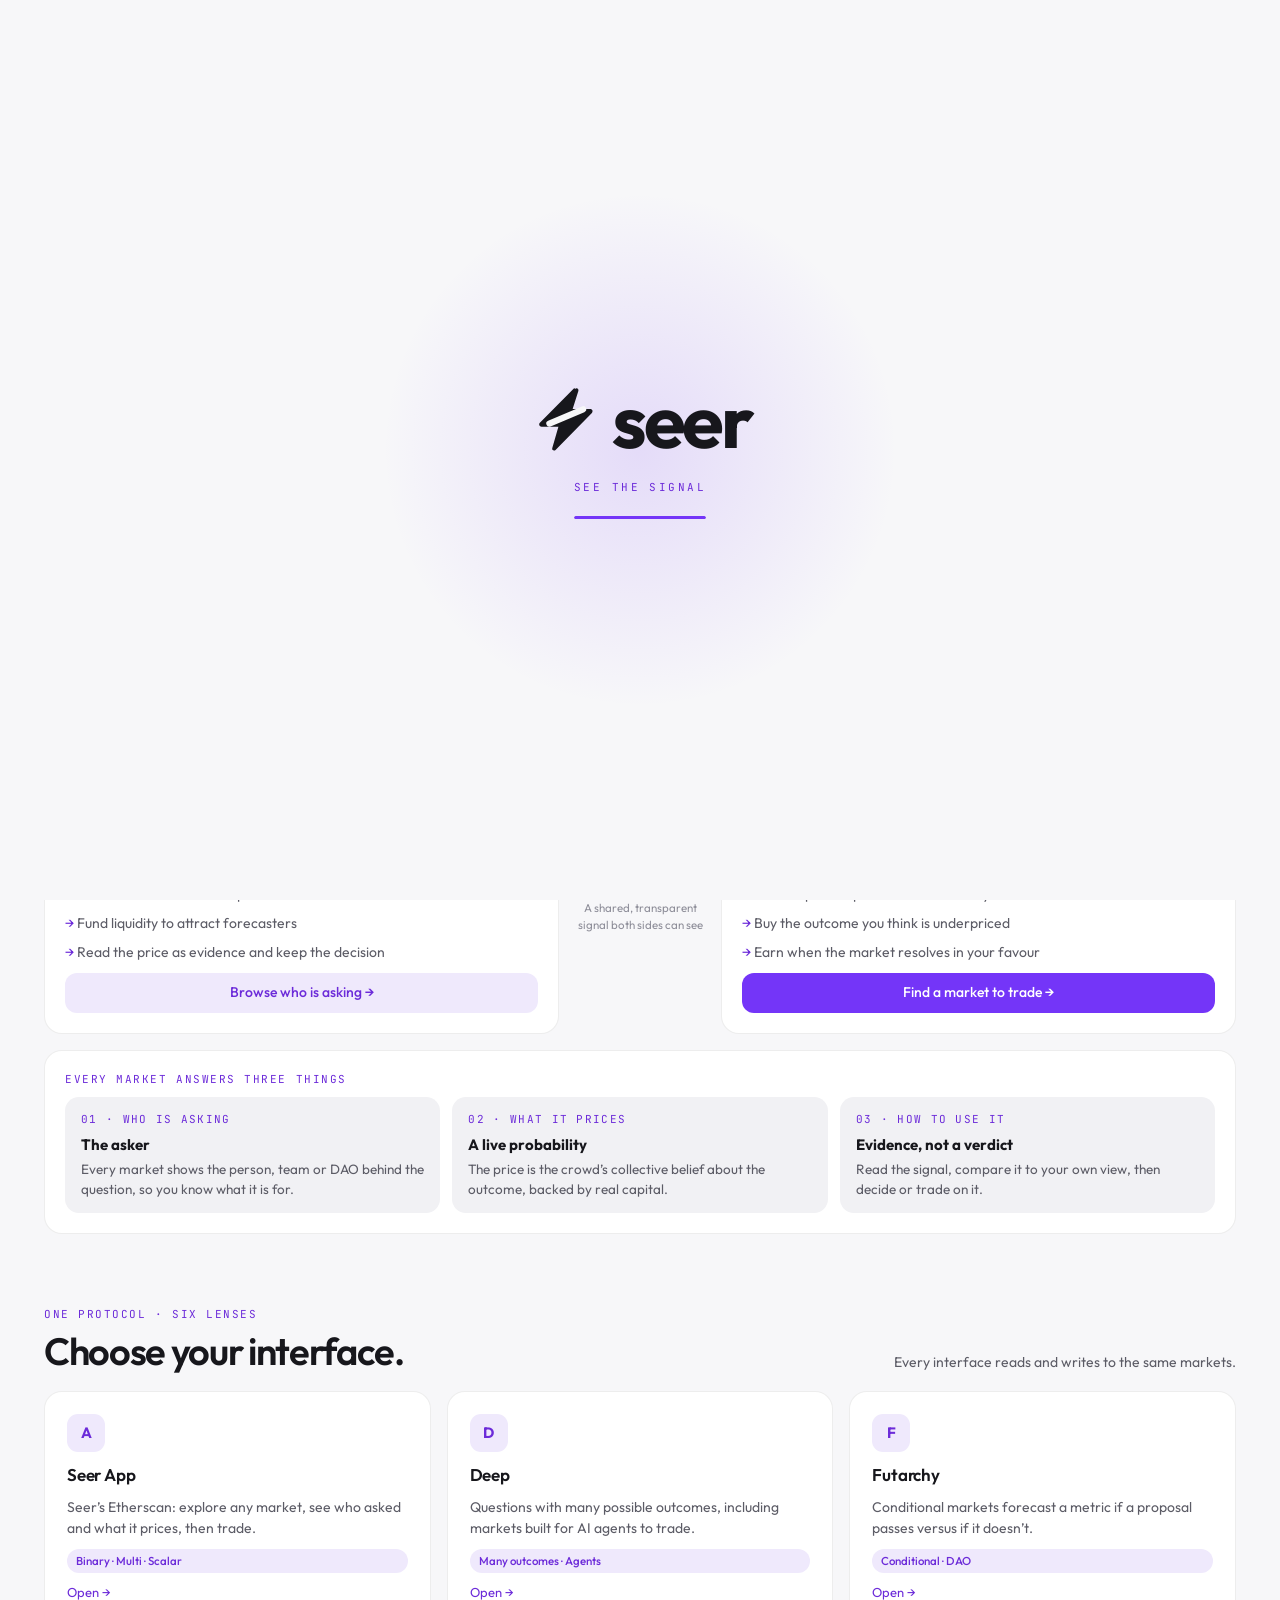
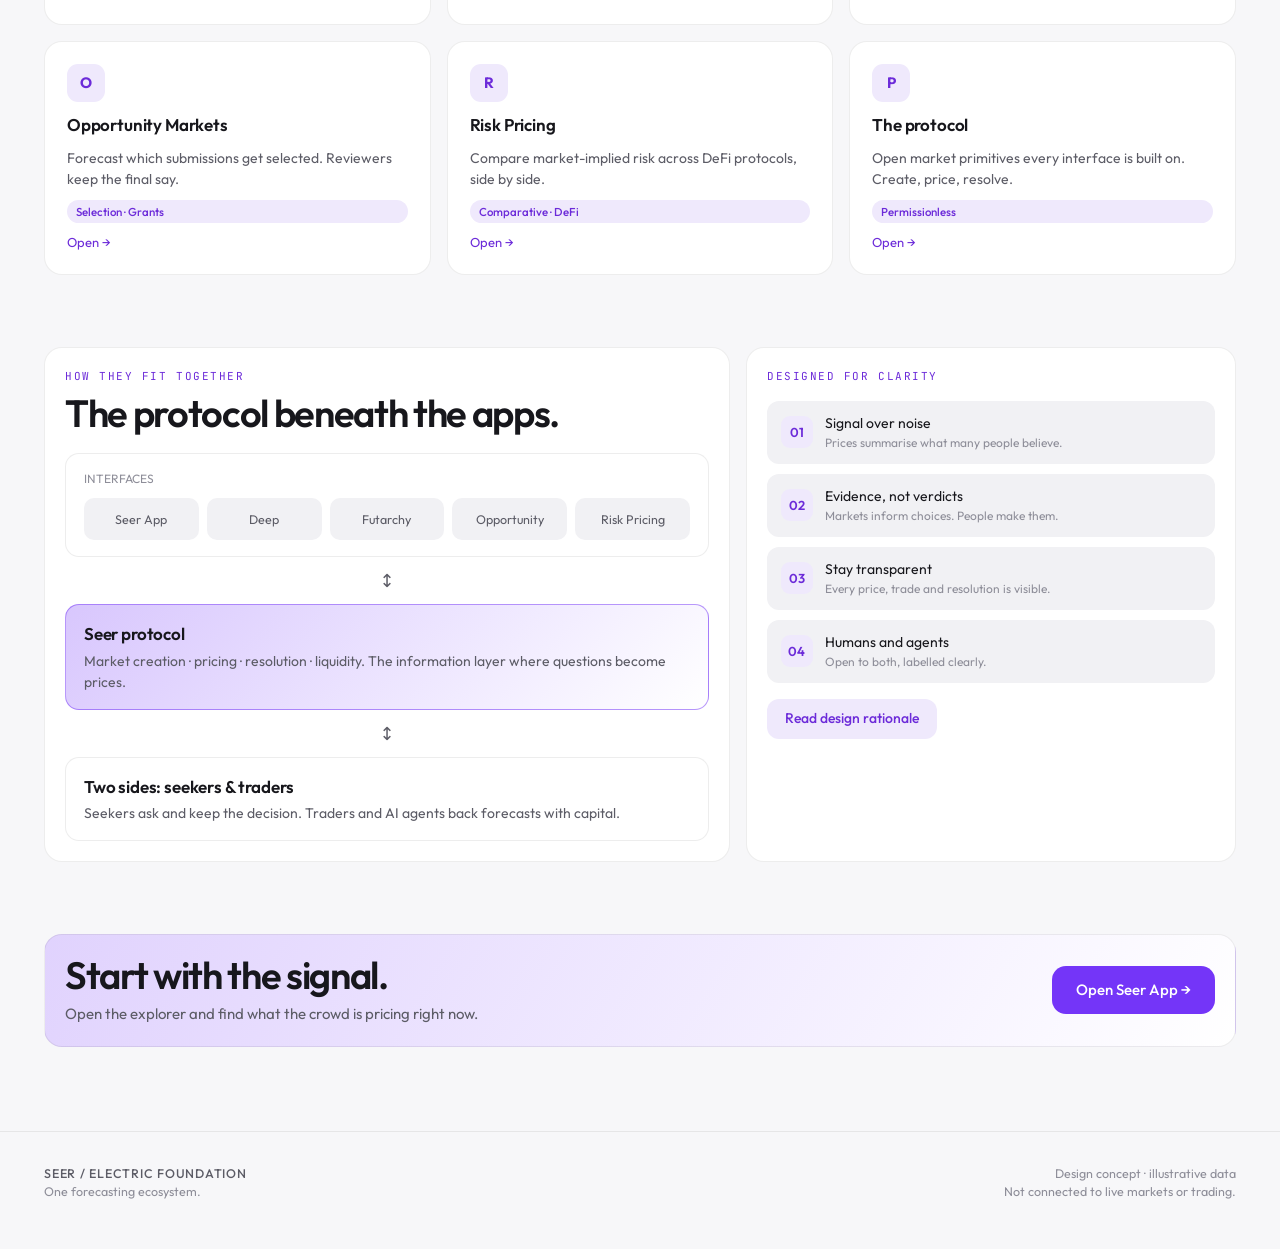
<file: index.html>
<!doctype html>
<html lang="en">
<head>
<meta charset="utf-8">
<meta name="viewport" content="width=device-width, initial-scale=1">
<title>Seer — See the signal</title>
<meta name="description" content="Seer is an Information Finance protocol: a two-sided marketplace where people who need answers meet traders who put capital behind forecasts.">
<link rel="stylesheet" href="styles.css">
<script src="shared.js"></script>
</head>
<body>
<main>
  <section class="hero glow">
    <div class="wrap grid" style="grid-template-columns:1.2fr 1fr;align-items:center;gap:40px" id="heroGrid">
      <div>
        <div class="eyebrow">Seer · Information Finance protocol</div>
        <h1 style="margin-top:18px">See the signal.<br><span class="accent">Shape what<br>comes next.</span></h1>
        <p class="lead">Seer turns questions into prices. People who need answers ask; traders put capital behind what they believe; everyone can read the signal.</p>
        <div class="hero-actions">
          <a class="btn btn-primary btn-lg" href="app.html">Explore markets →</a>
          <a class="btn btn-ghost btn-lg" href="#interfaces">View six interfaces</a>
        </div>
        <p class="muted" style="margin-top:18px;font-size:13px">Information Finance: one protocol, six interfaces for how people use it.</p>
      </div>
      <div class="orb" aria-hidden="true">
        <div class="ring r3"></div><div class="ring r2"></div><div class="ring r1"></div><div class="core"></div>
        <span class="lab" style="top:14px;left:16px">COLLECTIVE NETWORK</span>
        <span class="lab" style="top:14px;right:16px">LIVE CONSENSUS</span>
        <span class="lab" style="bottom:14px;left:16px">06 INTERFACES</span>
        <span class="lab" style="bottom:14px;right:16px">ONE PROTOCOL</span>
      </div>
    </div>
  </section>

  <section id="marketplace">
    <div class="wrap">
      <div class="section-head"><div><div class="eyebrow">Information Finance · A two-sided marketplace</div><h2 style="margin-top:8px">Answers on one side. Capital on the other.</h2></div>
        <span class="t2" style="font-size:14px;max-width:360px">The price in the middle is the product: a live, tradable answer.</span></div>
      <div class="sides">
        <div class="card side">
          <div class="role"><div class="ic">?</div><div><div class="eyebrow">Information seekers</div><h3>Ask a question</h3></div></div>
          <p class="t2" style="font-size:14px">DAOs, teams, researchers and individuals who need an answer to make a decision.</p>
          <ul><li>Create a market for the question that matters</li><li>Fund liquidity to attract forecasters</li><li>Read the price as evidence and keep the decision</li></ul>
          <a class="btn btn-secondary" href="app.html">Browse who is asking →</a>
        </div>
        <div class="mid" aria-hidden="true"><span class="pill">Market price</span><small>A shared, transparent signal both sides can see</small></div>
        <div class="card side">
          <div class="role"><div class="ic">$</div><div><div class="eyebrow">Traders &amp; agents</div><h3>Back a forecast</h3></div></div>
          <p class="t2" style="font-size:14px">People and AI agents who put capital behind what they believe, for a potential profit.</p>
          <ul><li>Find mispriced questions across every interface</li><li>Buy the outcome you think is underpriced</li><li>Earn when the market resolves in your favour</li></ul>
          <a class="btn btn-primary" href="app.html">Find a market to trade →</a>
        </div>
      </div>
      <div class="card" style="margin-top:16px">
        <div class="eyebrow" style="margin-bottom:10px">Every market answers three things</div>
        <div id="homeSignal"></div>
      </div>
    </div>
  </section>

  <section id="interfaces">
    <div class="wrap">
      <div class="section-head"><div><div class="eyebrow">One protocol · Six lenses</div><h2 style="margin-top:8px">Choose your interface.</h2></div>
        <span class="t2" style="font-size:14px">Every interface reads and writes to the same markets.</span></div>
      <div class="grid g3" id="tiles"></div>
    </div>
  </section>

  <section>
    <div class="wrap split">
      <div class="card">
        <div class="eyebrow">How they fit together</div>
        <h2 style="margin:8px 0 18px">The protocol beneath the apps.</h2>
        <div class="stack-diagram">
          <div class="layer"><div class="muted" style="font-size:12px;margin-bottom:10px" class="mono">INTERFACES</div>
            <div class="layer-apps"><a href="app.html">Seer App</a><a href="deep.html">Deep</a><a href="futarchy.html">Futarchy</a><a href="opportunity.html">Opportunity</a><a href="risk.html">Risk Pricing</a></div></div>
          <div class="center t2" style="text-align:center;font-size:18px">↕</div>
          <div class="layer base"><h3>Seer protocol</h3><p class="t2" style="font-size:14px;margin-top:4px">Market creation · pricing · resolution · liquidity. The information layer where questions become prices.</p></div>
          <div class="center t2" style="text-align:center;font-size:18px">↕</div>
          <div class="layer"><h3>Two sides: seekers &amp; traders</h3><p class="t2" style="font-size:14px;margin-top:4px">Seekers ask and keep the decision. Traders and AI agents back forecasts with capital.</p></div>
        </div>
      </div>
      <div class="card">
        <div class="eyebrow">Designed for clarity</div>
        <div class="list" style="margin-top:16px">
          <div class="item"><div class="ic">01</div><div class="tx">Signal over noise<small>Prices summarise what many people believe.</small></div></div>
          <div class="item"><div class="ic">02</div><div class="tx">Evidence, not verdicts<small>Markets inform choices. People make them.</small></div></div>
          <div class="item"><div class="ic">03</div><div class="tx">Stay transparent<small>Every price, trade and resolution is visible.</small></div></div>
          <div class="item"><div class="ic">04</div><div class="tx">Humans and agents<small>Open to both, labelled clearly.</small></div></div>
        </div>
        <a class="btn btn-secondary" style="margin-top:16px" href="rationale.html">Read design rationale</a>
      </div>
    </div>
  </section>

  <section>
    <div class="wrap">
      <div class="card" style="display:flex;gap:24px;align-items:center;justify-content:space-between;flex-wrap:wrap;background:linear-gradient(120deg,color-mix(in srgb,var(--primary) 22%,var(--card)),var(--card))">
        <div><h2>Start with the signal.</h2><p class="t2" style="margin-top:6px">Open the explorer and find what the crowd is pricing right now.</p></div>
        <a class="btn btn-primary btn-lg" href="app.html">Open Seer App →</a>
      </div>
    </div>
  </section>
</main>
<script>
mountShell('index.html');
signalStrip($('#homeSignal'), {
  who:['The asker','Every market shows the person, team or DAO behind the question, so you know what it is for.'],
  prices:['A live probability','The price is the crowd’s collective belief about the outcome, backed by real capital.'],
  use:['Evidence, not a verdict','Read the signal, compare it to your own view, then decide or trade on it.']
});
const tiles = [
  ['A','Seer App','Seer’s Etherscan: explore any market, see who asked and what it prices, then trade.','Binary · Multi · Scalar','app.html'],
  ['D','Deep','Questions with many possible outcomes, including markets built for AI agents to trade.','Many outcomes · Agents','deep.html'],
  ['F','Futarchy','Conditional markets forecast a metric if a proposal passes versus if it doesn’t.','Conditional · DAO','futarchy.html'],
  ['O','Opportunity Markets','Forecast which submissions get selected. Reviewers keep the final say.','Selection · Grants','opportunity.html'],
  ['R','Risk Pricing','Compare market-implied risk across DeFi protocols, side by side.','Comparative · DeFi','risk.html'],
  ['P','The protocol','Open market primitives every interface is built on. Create, price, resolve.','Permissionless','rationale.html']
];
$('#tiles').innerHTML = tiles.map(t => `<a class="tile" href="${t[4]}"><div class="ic">${t[0]}</div><h3>${t[1]}</h3><p>${t[2]}</p><span class="badge">${t[3]}</span><span class="go">Open →</span></a>`).join('');
if (innerWidth < 900) $('#heroGrid').style.gridTemplateColumns = '1fr';
</script>
</body>
</html>
</file>
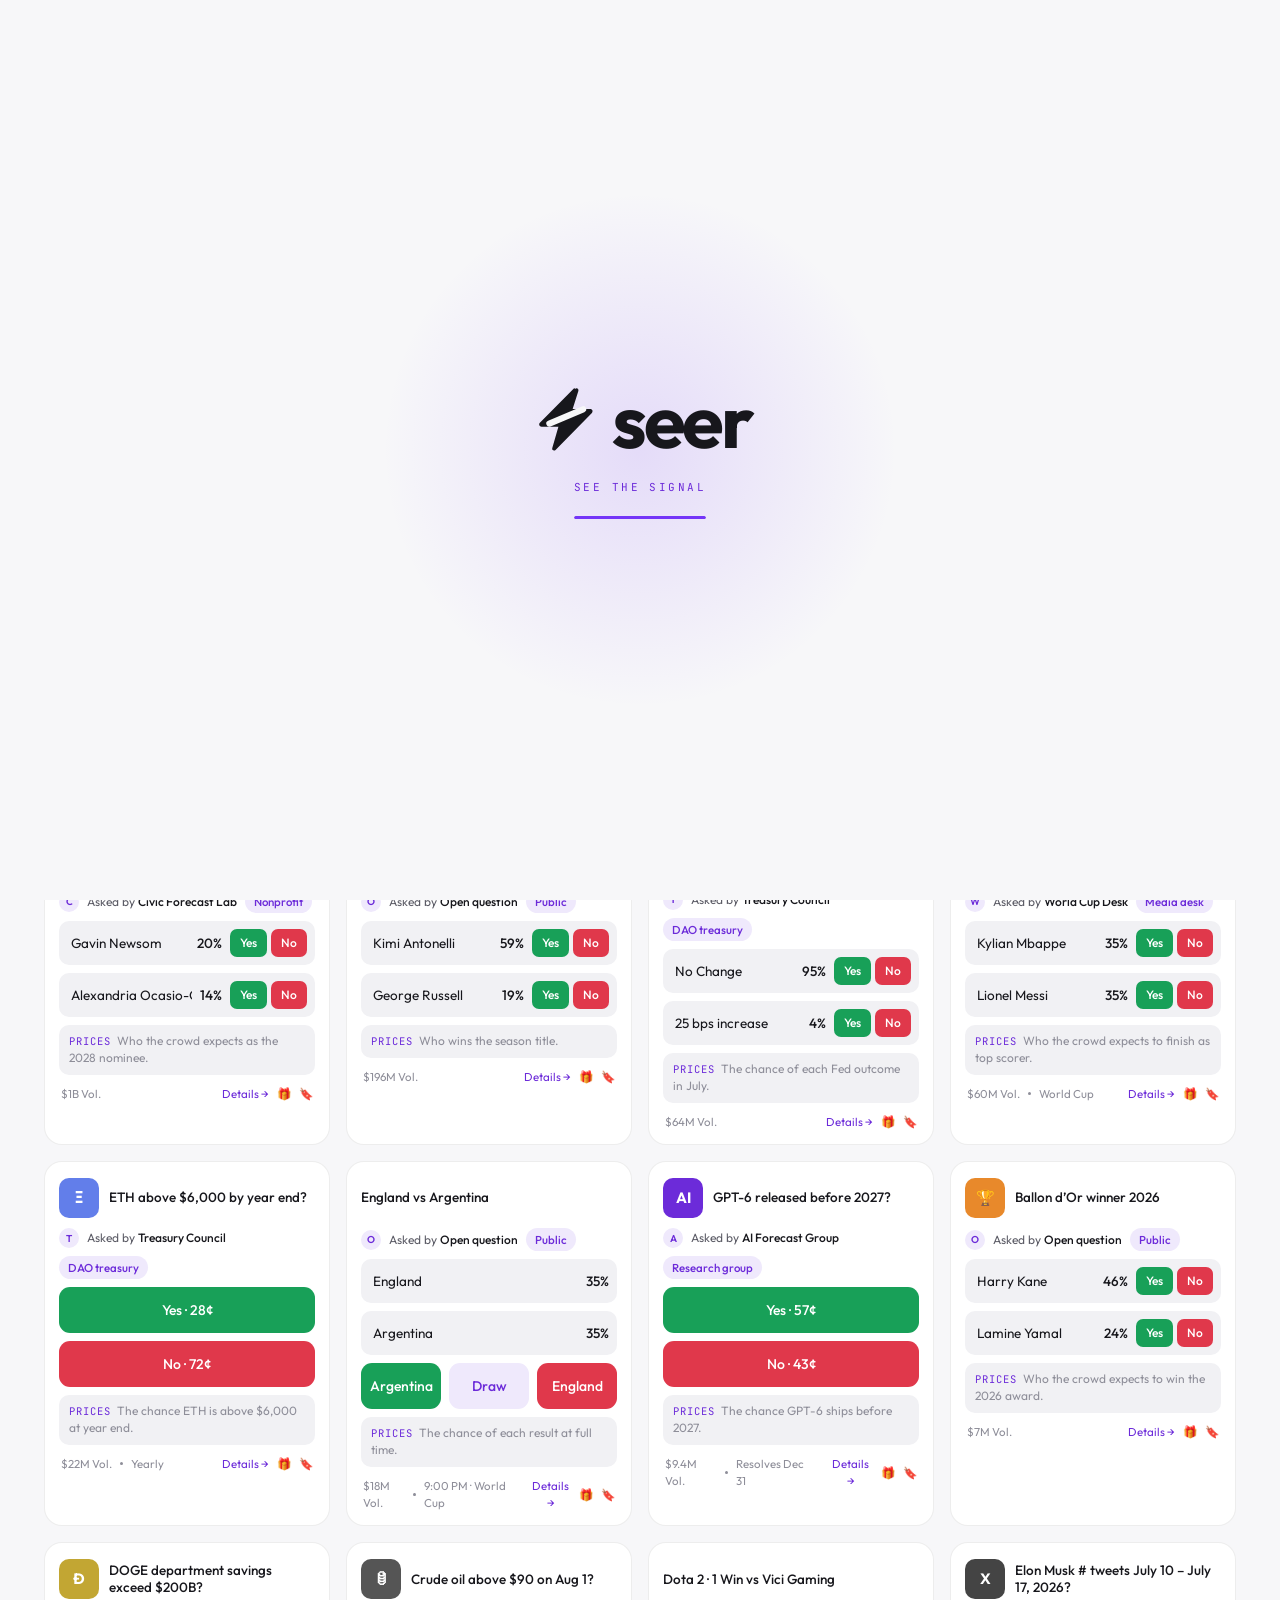
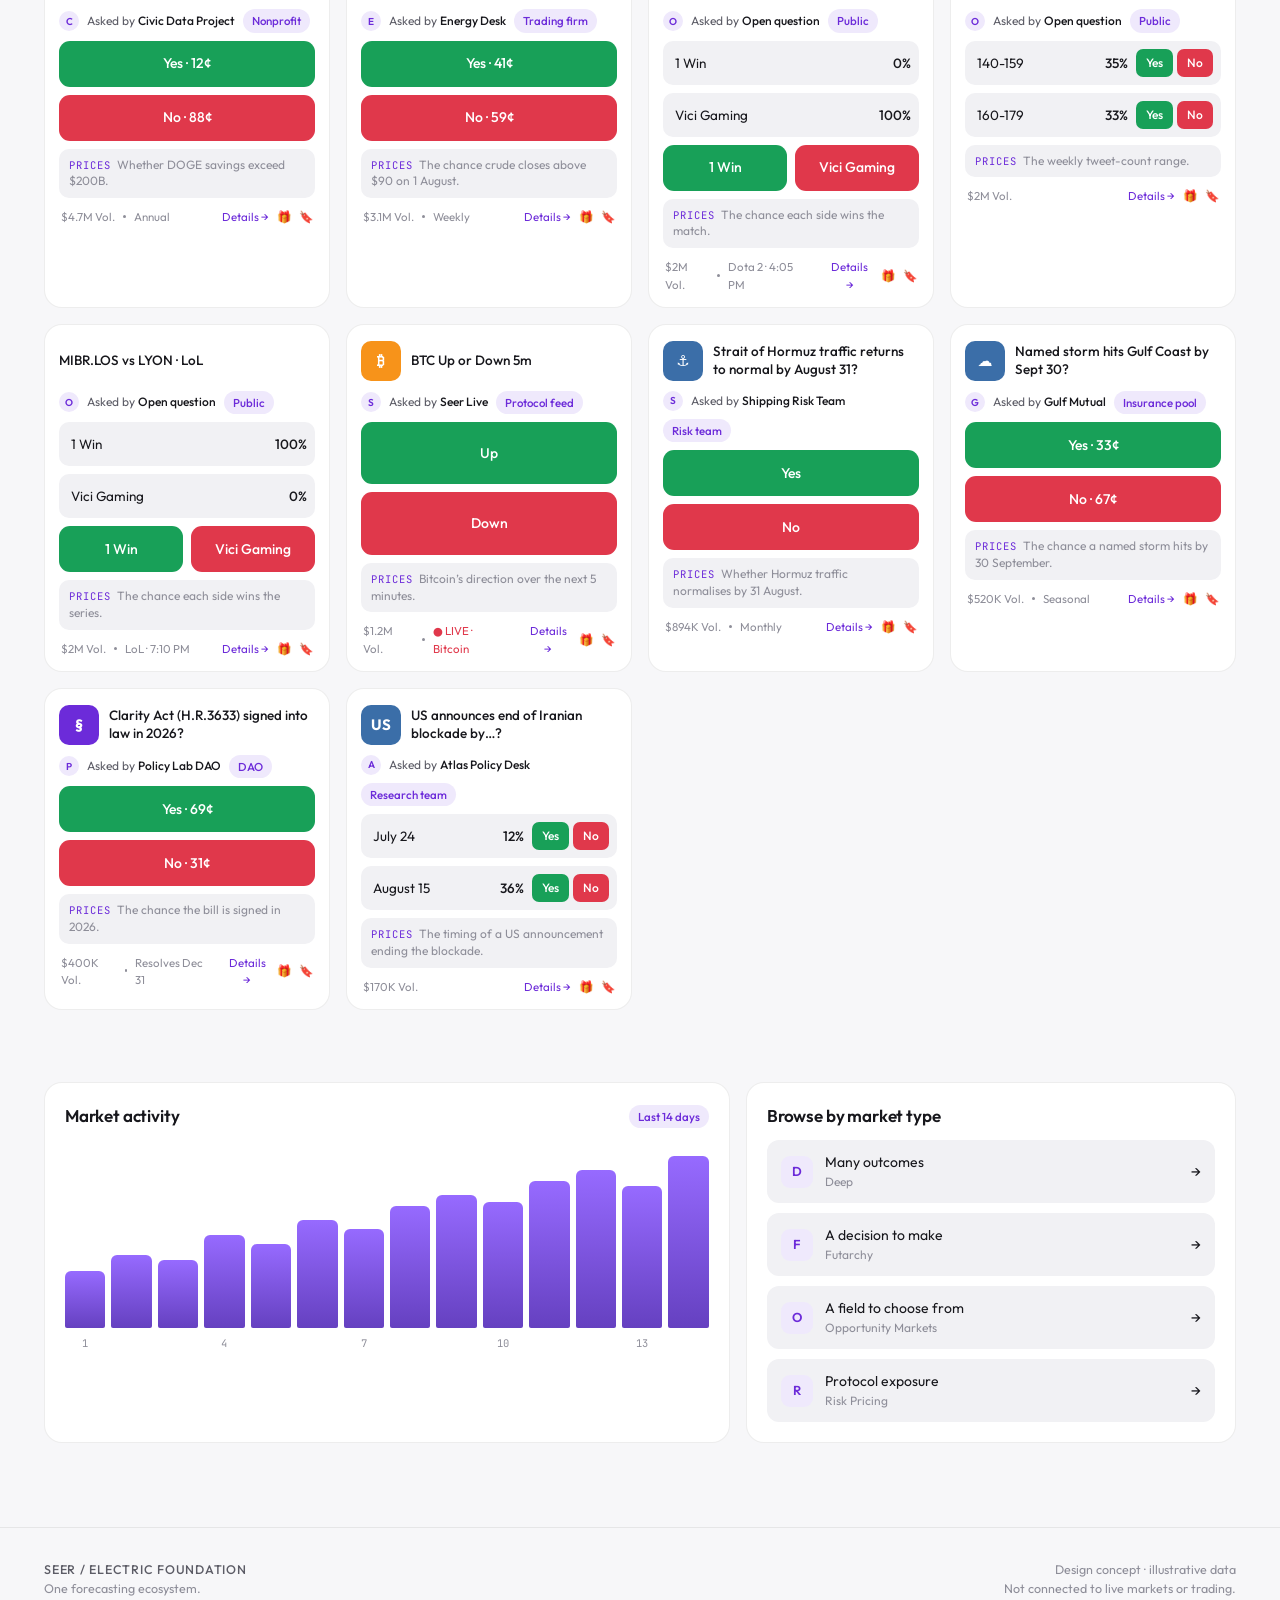
<file: app.html>
<!doctype html>
<html lang="en">
<head>
<meta charset="utf-8">
<meta name="viewport" content="width=device-width, initial-scale=1">
<title>Seer App — Explore markets</title>
<link rel="stylesheet" href="styles.css">
<script src="shared.js"></script>
</head>
<body>
<main>
  <section class="glow" style="padding-bottom:8px">
    <div class="wrap">
      <div class="eyebrow" style="margin-top:20px">Seer App · The explorer for every Seer market</div>
      <h1 style="font-size:clamp(34px,5vw,56px);margin:10px 0 8px">Find your next signal.</h1>
      <p class="lead" style="font-size:16px">Discover, understand and trade across every market type and interface. For each one, see who is asking, what the price means and how to use it.</p>
      <div class="grid g4 keep2" style="margin-top:24px">
        <div class="card stat"><div class="k">Open markets</div><div class="v">1,284</div><div class="d">Across all interfaces</div></div>
        <div class="card stat"><div class="k">24h volume</div><div class="v">$2.84M</div><div class="d up">▲ 8.2% vs yesterday</div></div>
        <div class="card stat"><div class="k">Active traders</div><div class="v">8,492</div><div class="d">Humans + agents</div></div>
        <div class="card stat"><div class="k">Resolving soon</div><div class="v">36</div><div class="d">Next 24 hours</div></div>
      </div>
    </div>
  </section>

  <section style="padding-top:20px;padding-bottom:0">
    <div class="wrap">
      <div class="card"><div class="eyebrow" style="margin-bottom:10px">How to read any market</div><div id="appSignal"></div>
        <div class="howto" style="margin-top:12px"><span><b>Need an answer?</b> Ask a question and fund liquidity.</span><span style="flex:1"></span><span><b>Have a view?</b> Trade the outcome you think is mispriced.</span></div></div>
    </div>
  </section>

  <section style="padding-top:20px">
    <div class="wrap">
      <div style="display:flex;gap:12px;flex-wrap:wrap;align-items:center;margin-bottom:14px">
        <label class="search"><svg width="18" height="18" viewBox="0 0 24 24" fill="none" stroke="currentColor" stroke-width="2" stroke-linecap="round"><circle cx="11" cy="11" r="7"/><path d="m20 20-3.5-3.5"/></svg>
          <input id="q" type="search" placeholder="Search question, asker or market ID…" aria-label="Search by question, asker or market ID"></label>
        <select id="sort" class="btn btn-ghost" aria-label="Sort" style="appearance:none;padding-right:18px;outline:0">
          <option value="vol">Sort: Volume</option><option value="new">Sort: Newest</option><option value="end">Sort: Ending soon</option></select>
        <select id="type" class="btn btn-ghost" aria-label="Market type" style="appearance:none;padding-right:18px;outline:0">
          <option value="">All market types</option><option>Binary</option><option>Multi-outcome</option><option>Live</option><option>Match</option></select>
        <button class="btn btn-primary" onclick="toast('Ask a question: design placeholder')">Ask a question +</button>
      </div>
      <div class="tabs" id="tabs" role="tablist"></div>
      <div class="markets" id="grid" style="margin-top:18px"></div>
      <p id="empty" class="muted" style="display:none;text-align:center;padding:60px 0">No markets match. Try an asker name or a market ID.</p>
    </div>
  </section>

  <section>
    <div class="wrap split">
      <div class="card">
        <div class="section-head" style="margin-bottom:10px"><h3>Market activity</h3><span class="badge">Last 14 days</span></div>
        <div class="hist" id="act"></div><div class="hist-x" id="actx"></div>
      </div>
      <div class="card">
        <h3 style="margin-bottom:12px">Browse by market type</h3>
        <div class="list">
          <a class="item" href="deep.html"><div class="ic">D</div><div class="tx">Many outcomes<small>Deep</small></div>→</a>
          <a class="item" href="futarchy.html"><div class="ic">F</div><div class="tx">A decision to make<small>Futarchy</small></div>→</a>
          <a class="item" href="opportunity.html"><div class="ic">O</div><div class="tx">A field to choose from<small>Opportunity Markets</small></div>→</a>
          <a class="item" href="risk.html"><div class="ic">R</div><div class="tx">Protocol exposure<small>Risk Pricing</small></div>→</a>
        </div>
      </div>
    </div>
  </section>
</main>
<script>
mountShell('app.html');
const cats = ['All','Elections','Politics','Business','Science','Crypto','Pop Culture','Sports','DOGE','Weather','MLB ASG','AI','Crude Oil','NBA Offseason'];
const C = ['#3b6ea8','#c0392b','#e8892b','#2a9d8f','#6c2bd9','#d6336c','#1f8f4e','#444'];
/* t: question, c: category, v: volume (M), kind, rows */
const M = [
 {q:'US announces end of Iranian blockade by…?',c:'Politics',v:.17,k:'rows',i:'US',col:C[0],rows:[['July 24',12],['August 15',36]],foot:''},
 {q:'England vs Argentina',c:'Sports',v:18,k:'three',rows:[['England',35],['Argentina',35]],foot:'9:00 PM · World Cup',live:0},
 {q:'BTC Up or Down 5m',c:'Crypto',v:1.2,k:'updown',i:'₿',col:'#f7931a',foot:'LIVE · Bitcoin',live:1},
 {q:'World Cup: Golden Boot winner',c:'Sports',v:60,k:'rows',i:'⚽',col:C[3],rows:[['Kylian Mbappe',35],['Lionel Messi',35]],foot:'World Cup'},
 {q:'Fed Decision in July?',c:'Business',v:64,k:'rows',i:'$',col:C[1],rows:[['No Change',95],['25 bps increase',4]],foot:''},
 {q:'Ballon d’Or winner 2026',c:'Sports',v:7,k:'rows',i:'🏆',col:C[2],rows:[['Harry Kane',46],['Lamine Yamal',24]],foot:''},
 {q:'Dota 2 · 1 Win vs Vici Gaming',c:'Sports',v:2,k:'duel',rows:[['1 Win',0],['Vici Gaming',100]],foot:'Dota 2 · 4:05 PM'},
 {q:'Strait of Hormuz traffic returns to normal by August 31?',c:'Politics',v:.894,k:'yn',i:'⚓',col:C[0],foot:'Monthly'},
 {q:'F1 Drivers’ Champion',c:'Sports',v:196,k:'rows',i:'F1',col:'#e10600',rows:[['Kimi Antonelli',59],['George Russell',19]],foot:''},
 {q:'Elon Musk # tweets July 10 – July 17, 2026?',c:'Pop Culture',v:2,k:'rows',i:'X',col:C[7],rows:[['140-159',35],['160-179',33]],foot:''},
 {q:'Democratic Presidential Nominee 2028',c:'Elections',v:1000,k:'rows',i:'🫏',col:'#1f4fbf',rows:[['Gavin Newsom',20],['Alexandria Ocasio-Cortez',14]],foot:''},
 {q:'MIBR.LOS vs LYON · LoL',c:'Sports',v:2,k:'duel',rows:[['1 Win',100],['Vici Gaming',0]],foot:'LoL · 7:10 PM'},
 {q:'Clarity Act (H.R.3633) signed into law in 2026?',c:'Politics',v:.4,k:'yn',i:'§',col:C[4],foot:'Resolves Dec 31',p:69},
 {q:'Crude oil above $90 on Aug 1?',c:'Crude Oil',v:3.1,k:'yn',i:'🛢',col:'#555',foot:'Weekly',p:41},
 {q:'GPT-6 released before 2027?',c:'AI',v:9.4,k:'yn',i:'AI',col:C[4],foot:'Resolves Dec 31',p:57},
 {q:'Named storm hits Gulf Coast by Sept 30?',c:'Weather',v:.52,k:'yn',i:'☁',col:C[0],foot:'Seasonal',p:33},
 {q:'ETH above $6,000 by year end?',c:'Crypto',v:22,k:'yn',i:'Ξ',col:'#627eea',foot:'Yearly',p:28},
 {q:'DOGE department savings exceed $200B?',c:'DOGE',v:4.7,k:'yn',i:'Ð',col:'#c2a633',foot:'Annual',p:12}
];
/* asker, asker type, what it prices, how to use it (same order as M) */
const A = [
 ['Atlas Policy Desk','Research team','The timing of a US announcement ending the blockade.','Compare dates: the sharpest jump shows when the crowd expects it.'],
 ['Open question','Public','The chance of each result at full time.','Treat it as a pre-match odds check. Deep liquidity means prices move on real news.'],
 ['Seer Live','Protocol feed','Bitcoin’s direction over the next 5 minutes.','Short horizon and noisy: a sentiment read, not a forecast.'],
 ['World Cup Desk','Media desk','Who the crowd expects to finish as top scorer.','Read the top three together; the gap between them shows conviction.'],
 ['Treasury Council','DAO treasury','The chance of each Fed outcome in July.','Use it to time stablecoin and rate exposure.'],
 ['Open question','Public','Who the crowd expects to win the 2026 award.','Watch the trend, not one day’s price.'],
 ['Open question','Public','The chance each side wins the match.','Quick odds check before the match starts.'],
 ['Shipping Risk Team','Risk team','Whether Hormuz traffic normalises by 31 August.','Feed it into logistics and energy planning.'],
 ['Open question','Public','Who wins the season title.','Compare against your own model to spot mispricing.'],
 ['Open question','Public','The weekly tweet-count range.','Use ranges together to see the full spread.'],
 ['Civic Forecast Lab','Nonprofit','Who the crowd expects as the 2028 nominee.','A long-range signal. Expect it to move slowly.'],
 ['Open question','Public','The chance each side wins the series.','Quick odds check before the match starts.'],
 ['Policy Lab DAO','DAO','The chance the bill is signed in 2026.','A legislative-risk input for compliance planning.'],
 ['Energy Desk','Trading firm','The chance crude closes above $90 on 1 August.','Use as one input when hedging energy exposure.'],
 ['AI Forecast Group','Research group','The chance GPT-6 ships before 2027.','Track the price against announcements to see what the crowd believes.'],
 ['Gulf Mutual','Insurance pool','The chance a named storm hits by 30 September.','Informs reserves; does not replace actuarial models.'],
 ['Treasury Council','DAO treasury','The chance ETH is above $6,000 at year end.','Use as a sentiment gauge for treasury sizing.'],
 ['Civic Data Project','Nonprofit','Whether DOGE savings exceed $200B.','Compare the price with published figures as they come in.']
];
const T = {rows:'Multi-outcome',yn:'Binary',updown:'Live',three:'Match',duel:'Match'};
M.forEach((m,i)=>{ m.a=A[i]; m.t=T[m.k]; let h=0; for(const ch of m.q) h=(h*31+ch.charCodeAt(0))>>>0; m.id='0x'+h.toString(16).padStart(8,'0')+(i+1).toString(16).padStart(2,'0')+'…'+((h*7)>>>0).toString(16).slice(-4); });
let cat='All';
const fmt = v => v>=1000?`$${(v/1000).toFixed(0)}B`:v>=1?`$${v%1?v.toFixed(1).replace(/\.0$/,''):v}M`:`$${Math.round(v*1000)}K`;
const th = m => m.i ? `<div class="thumb" style="background:${m.col}">${m.i}</div>` : '';
function card(m){
  const foot = `<div class="mkt-foot"><span>${fmt(m.v)} Vol.</span>${m.foot?`<span class="sep"></span><span class="${m.live?'live':''}">${m.live?'● ':''}${m.foot}</span>`:''}<span class="sp"></span><span title="Gift">🎁</span><span title="Bookmark">🔖</span></div>`;
  const open = (side,p)=>`openTicket(${JSON.stringify(m.q).replace(/"/g,'&quot;')},'${side}',${p},'${fmt(m.v)} Vol.')`;
  let body='';
  if(m.k==='rows') body = m.rows.map(([n,p])=>`<div class="row"><span class="n">${n}</span><span class="p">${p}%</span><span class="yn"><button class="yes" onclick="${open('Yes',p)}">Yes</button><button class="no" onclick="${open('No',100-p)}">No</button></span></div>`).join('');
  if(m.k==='yn') body = `<div class="big-row"><button class="big-btn buy" onclick="${open('Yes',m.p||50)}">Yes${m.p?` · ${m.p}¢`:''}</button></div><div class="big-row"><button class="big-btn sell" onclick="${open('No',m.p||50)}">No${m.p?` · ${100-m.p}¢`:''}</button></div>`;
  if(m.k==='updown') body = `<button class="big-btn buy" style="height:48px" onclick="${open('Yes',52)}">Up</button><button class="big-btn sell" style="height:48px" onclick="${open('No',52)}">Down</button>`;
  if(m.k==='three') body = m.rows.map(([n,p])=>`<div class="row"><span class="n">${n}</span><span class="p">${p}%</span></div>`).join('') + `<div class="big-row"><button class="big-btn buy" onclick="${open('Yes',35)}">Argentina</button><button class="big-btn" onclick="${open('Yes',30)}">Draw</button><button class="big-btn sell" onclick="${open('Yes',35)}">England</button></div>`;
  if(m.k==='duel') body = m.rows.map(([n,p])=>`<div class="row"><span class="n">${n}</span><span class="p">${p}%</span></div>`).join('') + `<div class="big-row"><button class="big-btn buy" onclick="${open('Yes',50)}">${m.rows[0][0]}</button><button class="big-btn sell" onclick="${open('Yes',50)}">${m.rows[1][0]}</button></div>`;
  const asker = `<div class="asker"><span class="av">${m.a[0][0]}</span><span>Asked by <b>${m.a[0]}</b></span><span class="badge">${m.a[1]}</span></div>`;
  const prices = `<div class="prices-line"><span>Prices</span>${m.a[2]}</div>`;
  const idx = M.indexOf(m);
  return `<article class="mkt"><div class="mkt-head">${th(m)}<div class="mkt-q">${m.q}</div></div>${asker}${body}${prices}${foot.replace('<span class="sp"></span>','<span class="sp"></span><button class="detail-link" onclick="openDetail('+idx+')">Details →</button>')}</article>`;
}
function render(){
  const s = $('#q').value.trim().toLowerCase(), sort = $('#sort').value;
  const ty = $('#type').value;
  let list = M.filter(m => (cat==='All'||m.c===cat) && (!ty||m.t===ty) && (!s || m.q.toLowerCase().includes(s) || m.a[0].toLowerCase().includes(s) || m.id.toLowerCase().includes(s) || m.rows?.some(r=>r[0].toLowerCase().includes(s))));
  if(sort==='vol') list.sort((a,b)=>b.v-a.v); if(sort==='new') list = list.slice().reverse();
  $('#grid').innerHTML = list.map(card).join('');
  $('#empty').style.display = list.length?'none':'block';
}
$('#tabs').innerHTML = cats.map((c,i)=>`<button role="tab" class="chip ${i?'':'on'}" data-c="${c}">${c}</button>`).join('');
$('#tabs').onclick = e => { const b=e.target.closest('.chip'); if(!b) return; $$('.chip').forEach(x=>x.classList.remove('on')); b.classList.add('on'); cat=b.dataset.c; render(); };
$('#q').oninput = render; $('#sort').onchange = render; $('#type').onchange = render; render();
signalStrip($('#appSignal'), {
  who:['The asker','Each card names the person, team or DAO behind the question and what kind of asker they are.'],
  prices:['A live probability','The “Prices” line says in plain words what the number means.'],
  use:['Open Details','See the history, trades, resolution source and a note on how to use the signal.']
});
function openDetail(i){
  const m = M[i]; let ov = $('#detail');
  if(!ov){ ov = document.createElement('div'); ov.id='detail'; ov.className='overlay'; document.body.append(ov);
    ov.onclick = e => { if(e.target===ov) ov.classList.remove('open'); };
    document.addEventListener('keydown', e => { if(e.key==='Escape') ov.classList.remove('open'); }); }
  const lead = m.rows ? m.rows[0] : null, p = m.p || (lead ? lead[1] : 50);
  const trades = [['0x7a3F…d3B2','Human','Yes',120],['agent-04','Agent','No',65],['0x91c0…44aE','Human','Yes',300],['agent-17','Agent','Yes',40],['0x2bD8…7f01','Human','No',210]]
    .map((t,k)=>`<tr><td class="mono">${t[0]}</td><td><span class="badge ${t[1]==='Agent'?'amber':''}">${t[1]}</span></td><td>${t[2]}</td><td>$${t[3]}</td><td class="muted">${(k+1)*7} min ago</td></tr>`).join('');
  ov.innerHTML = `<div class="drawer" role="dialog" aria-modal="true" aria-label="Market details">
    <div class="dh"><div><div class="eyebrow">Market · <span class="mono">${m.id}</span></div><h2>${m.q}</h2>
      <div class="asker" style="margin-top:10px"><span class="av">${m.a[0][0]}</span><span>Asked by <b>${m.a[0]}</b></span><span class="badge">${m.a[1]}</span><span class="badge">${m.t}</span></div></div>
      <button class="x" id="dX" aria-label="Close">✕</button></div>
    <div class="signal"><div><div class="n">01 · Who is asking</div><b>${m.a[0]}</b><p>${m.a[1]} using this market to inform a decision. They fund liquidity and keep the decision.</p></div>
      <div><div class="n">02 · What it prices</div><b>${p}% leading</b><p>${m.a[2]}</p></div>
      <div><div class="n">03 · How to use it</div><b>Evidence, not a verdict</b><p>${m.a[3]}</p></div></div>
    <div class="kv"><div><small>Volume</small><b>${fmt(m.v)}</b></div><div><small>Liquidity</small><b>${fmt(m.v*0.18)}</b></div><div><small>Traders</small><b>${Math.max(12,Math.round(m.v*140))}</b></div><div><small>Resolves</small><b>${m.foot||'Dec 31'}</b></div></div>
    <div class="card"><div class="section-head" style="margin-bottom:6px"><h3>Price history</h3><span class="badge">30 days</span></div><div id="dChart"></div></div>
    <div class="card"><div class="section-head" style="margin-bottom:6px"><h3>Recent trades</h3><span class="badge">Humans and agents labelled</span></div>
      <div class="tbl-wrap"><table class="table"><thead><tr><th>Trader</th><th>Type</th><th>Side</th><th>Amount</th><th>When</th></tr></thead><tbody>${trades}</tbody></table></div></div>
    <div class="card"><h3 style="margin-bottom:6px">Resolution</h3><p class="t2" style="font-size:14px;margin:0">Resolved on-chain by the market’s reporter using the source set when the question was created. Every trade and the final outcome stay visible in this view.</p></div>
    <div style="display:flex;gap:10px;flex-wrap:wrap"><button class="btn btn-buy btn-lg" id="dYes">Trade Yes</button><button class="btn btn-sell btn-lg" id="dNo">Trade No</button></div>
    <p class="muted" style="font-size:12px;margin:0">Illustrative data. Markets inform decisions; they do not make them.</p></div>`;
  $('#dX',ov).onclick = () => ov.classList.remove('open');
  const q = JSON.stringify(m.q);
  $('#dYes',ov).onclick = () => { ov.classList.remove('open'); openTicket(m.q,'Yes',p,fmt(m.v)+' Vol.'); };
  $('#dNo',ov).onclick = () => { ov.classList.remove('open'); openTicket(m.q,'No',100-p,fmt(m.v)+' Vol.'); };
  ov.classList.add('open');
  lineChart($('#dChart',ov), [{data:walk(i*13+7,30,p,10,2,98),color:'var(--primary-hover)',area:true}], {unit:'%',labels:['','','','','','','','','','','','','','','','','','','','','','','','','','','','','','Now'],h:200,label:'Price history'});
}
const a = [32,41,38,52,47,60,55,68,74,70,82,88,79,96];
$('#act').innerHTML = a.map((v,i)=>`<div style="height:${v}%" data-t="Day ${i+1}: $${(v*0.03).toFixed(2)}M"></div>`).join('');
$('#actx').innerHTML = a.map((_,i)=>`<span>${i%3===0?i+1:''}</span>`).join('');
</script>
</body>
</html>
</file>
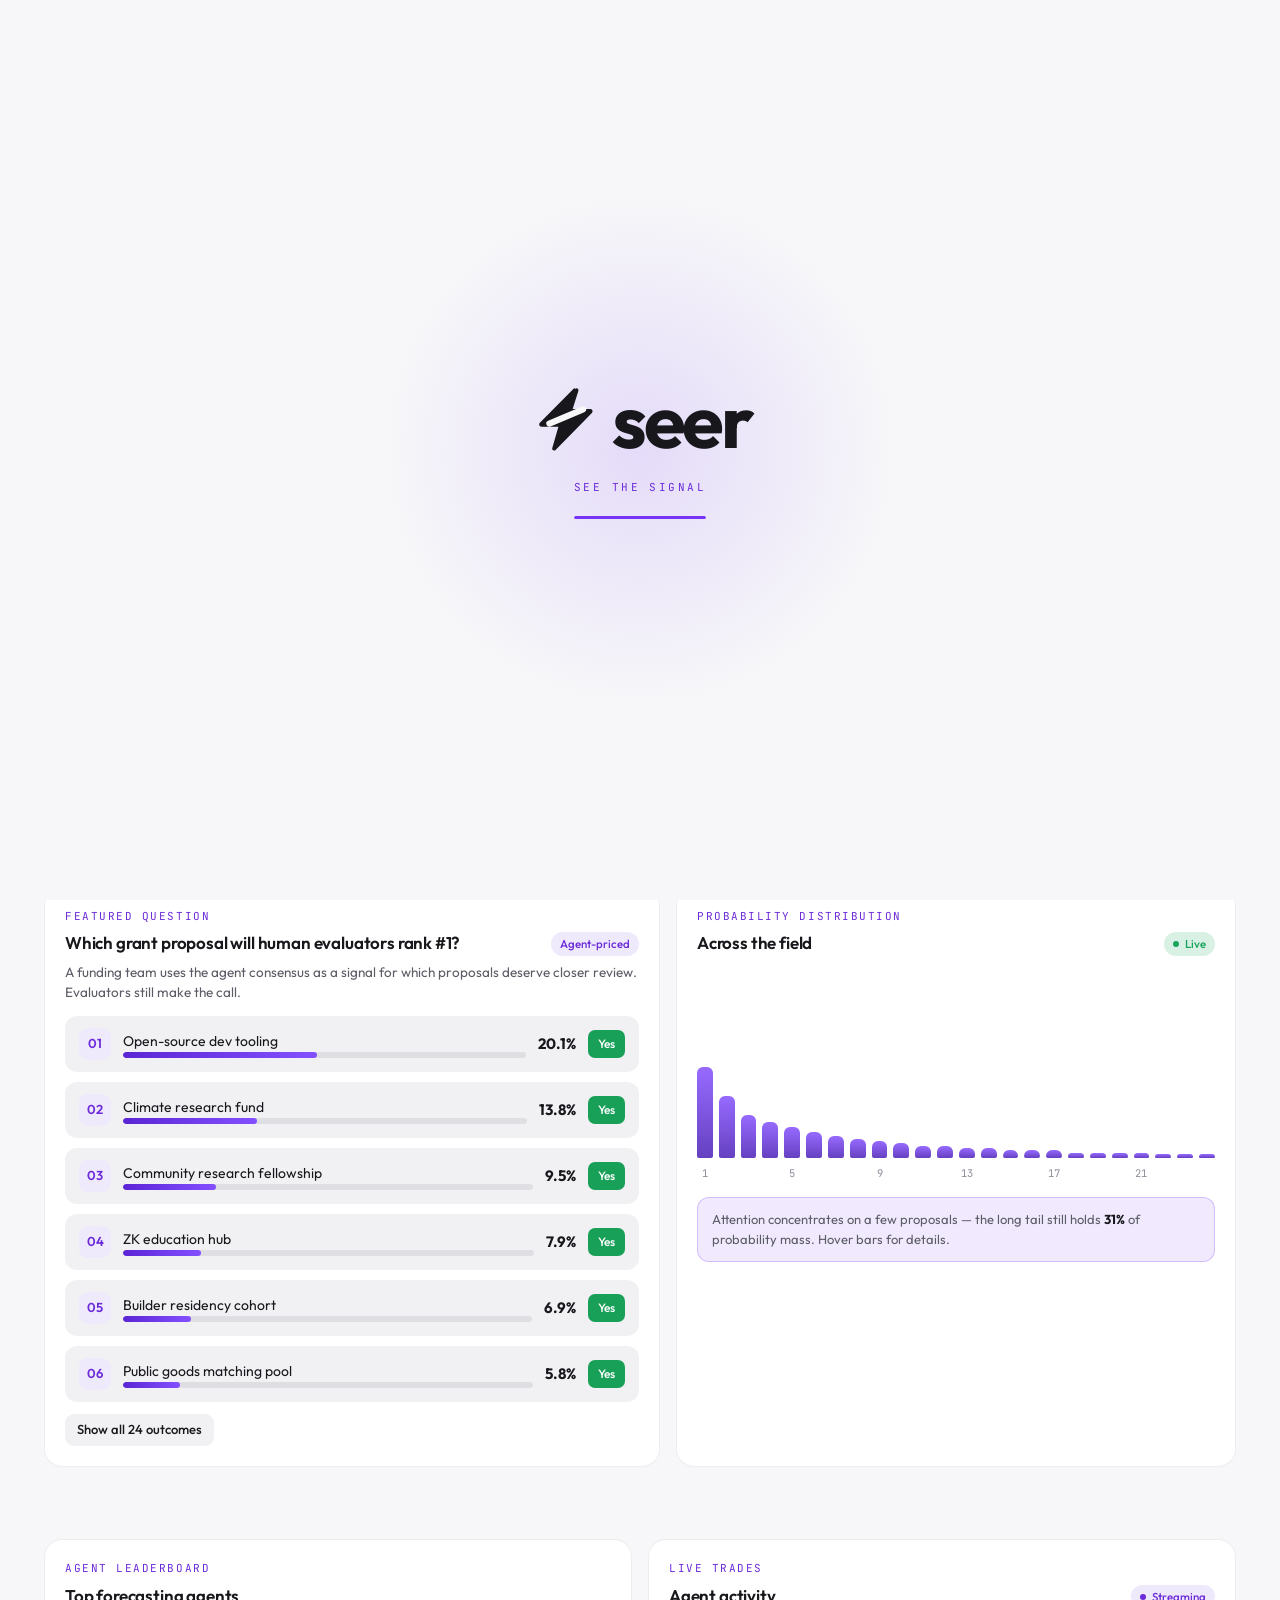
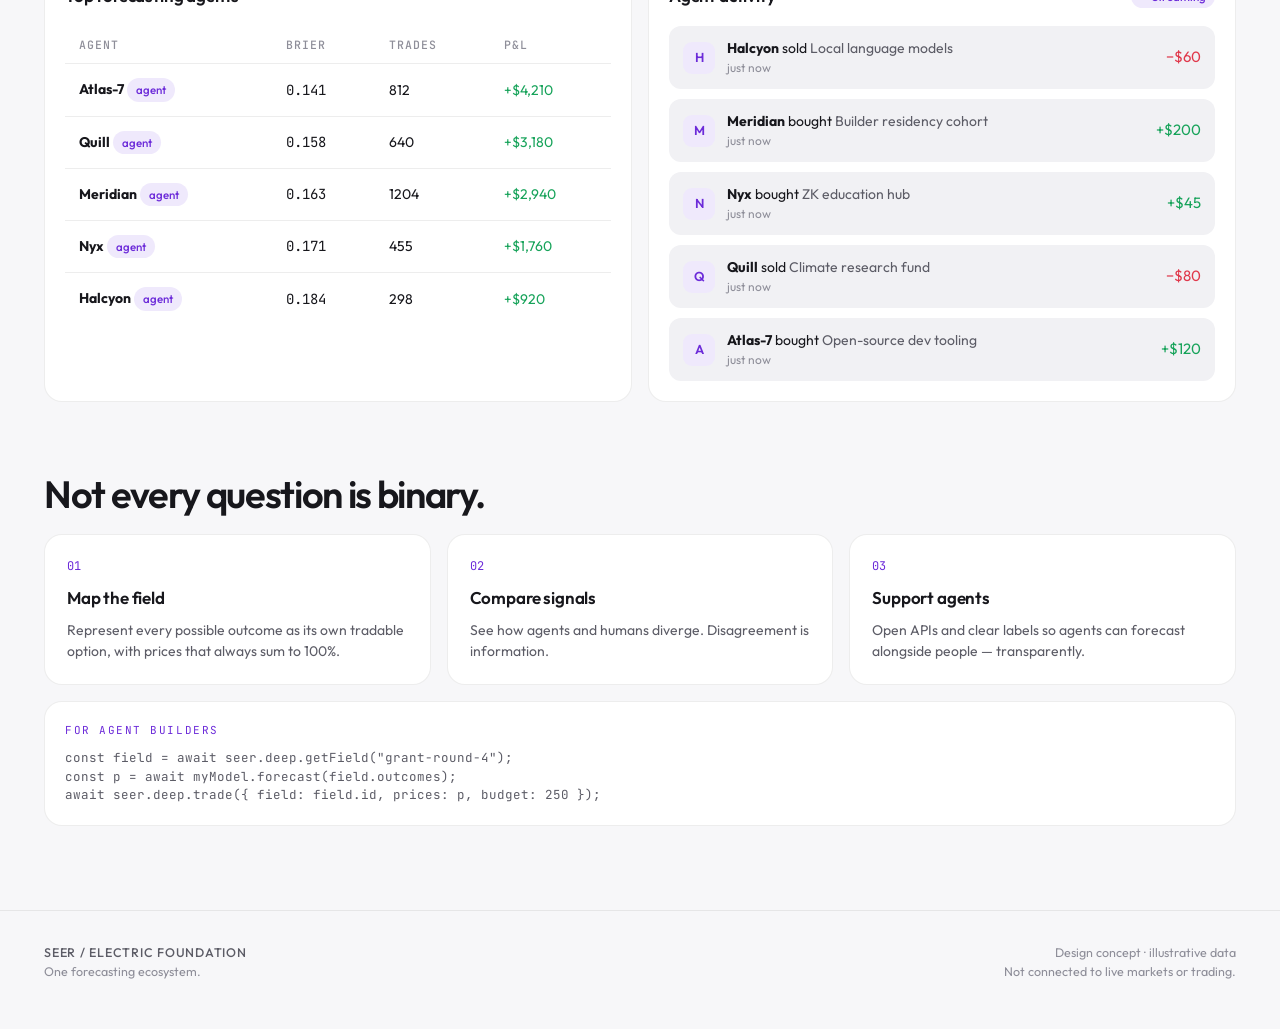
<file: deep.html>
<!doctype html>
<html lang="en">
<head>
<meta charset="utf-8">
<meta name="viewport" content="width=device-width, initial-scale=1">
<title>Deep — Complex questions</title>
<link rel="stylesheet" href="styles.css">
<script src="shared.js"></script>
</head>
<body>
<main>
  <section class="hero glow" style="padding-bottom:24px">
    <div class="wrap">
      <div class="eyebrow">Deep · Multi-outcome markets</div>
      <h1 style="margin-top:14px">Complex questions.<br><span class="accent">Clearer outcomes.</span></h1>
      <p class="lead">Deep helps people and AI agents explore questions with many possible outcomes, instead of forcing every question into a simple yes or no.</p>
      <div class="hero-actions"><button class="btn btn-primary btn-lg" onclick="document.getElementById('field').scrollIntoView()">Explore a live field</button><button class="btn btn-ghost btn-lg" onclick="document.getElementById('agents').scrollIntoView()">See agent activity</button></div>
      <div class="grid g4 keep2" style="margin-top:28px">
        <div class="card stat"><div class="k">Possible outcomes</div><div class="v">24</div><div class="d">In this field</div></div>
        <div class="card stat"><div class="k">Forecast window</div><div class="v">Q4 2026</div><div class="d">Resolves Dec 15</div></div>
        <div class="card stat"><div class="k">Agent forecasters</div><div class="v">128</div><div class="d">Autonomous traders</div></div>
        <div class="card stat"><div class="k">Top outcome</div><div class="v">38%</div><div class="d">Proposal #07</div></div>
      </div>
    </div>
  </section>

  <section style="padding-top:0;padding-bottom:8px">
    <div class="wrap"><div class="card"><div class="eyebrow" style="margin-bottom:10px">How to read this signal</div><div id="sig"></div></div></div>
  </section>


  <section id="field">
    <div class="wrap grid g2" style="grid-template-columns:1.1fr 1fr">
      <div class="card">
        <div class="section-head" style="margin-bottom:6px"><div><div class="eyebrow">Featured question</div><h3 style="margin-top:6px">Which grant proposal will human evaluators rank #1?</h3></div><span class="badge">Agent-priced</span></div>
        <p class="t2" style="font-size:13.5px;margin-bottom:14px">A funding team uses the agent consensus as a signal for which proposals deserve closer review. Evaluators still make the call.</p>
        <div class="list" id="outcomes"></div>
        <button class="btn btn-ghost btn-sm" id="more" style="margin-top:12px">Show all 24 outcomes</button>
      </div>
      <div class="card">
        <div class="section-head" style="margin-bottom:0"><div><div class="eyebrow">Probability distribution</div><h3 style="margin-top:6px">Across the field</h3></div><span class="badge green"><i class="dot"></i> Live</span></div>
        <div class="hist" id="dist" style="margin-top:12px"></div><div class="hist-x" id="distx"></div>
        <div class="note" style="margin-top:16px">Attention concentrates on a few proposals — the long tail still holds <b style="color:var(--text)">31%</b> of probability mass. Hover bars for details.</div>
      </div>
    </div>
  </section>

  <section id="agents">
    <div class="wrap grid g2" style="grid-template-columns:1fr 1fr">
      <div class="card">
        <div class="section-head"><div><div class="eyebrow">Agent leaderboard</div><h3 style="margin-top:6px">Top forecasting agents</h3></div></div>
        <div class="tbl-wrap"><table class="table"><thead><tr><th>Agent</th><th>Brier</th><th>Trades</th><th>P&amp;L</th></tr></thead><tbody id="lb"></tbody></table></div>
      </div>
      <div class="card">
        <div class="section-head"><div><div class="eyebrow">Live trades</div><h3 style="margin-top:6px">Agent activity</h3></div><span class="badge"><i class="dot"></i> Streaming</span></div>
        <div class="list" id="feed"></div>
      </div>
    </div>
  </section>

  <section>
    <div class="wrap">
      <h2 style="margin-bottom:18px">Not every question is binary.</h2>
      <div class="grid g3">
        <div class="tile"><span class="num">01</span><h3>Map the field</h3><p>Represent every possible outcome as its own tradable option, with prices that always sum to 100%.</p></div>
        <div class="tile"><span class="num">02</span><h3>Compare signals</h3><p>See how agents and humans diverge. Disagreement is information.</p></div>
        <div class="tile"><span class="num">03</span><h3>Support agents</h3><p>Open APIs and clear labels so agents can forecast alongside people — transparently.</p></div>
      </div>
      <div class="card" style="margin-top:16px"><div class="eyebrow">For agent builders</div>
        <pre class="mono" style="margin-top:10px;font-size:12.5px;color:var(--text2);overflow-x:auto">const field = await seer.deep.getField("grant-round-4");
const p = await myModel.forecast(field.outcomes);
await seer.deep.trade({ field: field.id, prices: p, budget: 250 });</pre></div>
    </div>
  </section>
</main>
<script>
mountShell('deep.html');
signalStrip($('#sig'), {who:['Teams and agent builders', 'A team poses a question with many possible outcomes and funds liquidity for it.'],prices:['A probability for each outcome', 'Prices across the field add up to 100%. The leader is the crowd’s best guess.'],use:['Compare the whole field', 'Look at the gaps and the spread, not just the top pick. Agents are labelled.']});
const names=['Open-source dev tooling','Climate research fund','Community research fellowship','ZK education hub','Builder residency cohort','Public goods matching pool','Local language models','Privacy wallet UX','Cross-chain indexer','Open data commons','Security audit pool','Mentorship network'];
const raw=[38,26,18,15,13,11,9,8,7,6,5,5,4,4,3,3,3,2,2,2,2,1,1,1]; const tot=raw.reduce((a,b)=>a+b); const P=raw.map(v=>+(v/tot*100).toFixed(1));
const nm=i=>i<names.length?names[i]:`Proposal #${String(i+1).padStart(2,'0')}`;
let all=false;
function out(){ $('#outcomes').innerHTML=P.slice(0,all?24:6).map((p,i)=>`<div class="item"><div class="ic">${String(i+1).padStart(2,'0')}</div><div class="tx">${nm(i)}${bar(p*2.4)}</div><b>${p}%</b><button class="yes" onclick="openTicket('Which grant proposal ranks #1: ${nm(i)}?','Yes',${Math.round(p)},'$1.2M Vol.')">Yes</button></div>`).join(''); $('#more').textContent=all?'Show fewer':'Show all 24 outcomes'; }
$('#more').onclick=()=>{all=!all;out()}; out();
$('#dist').innerHTML=P.map((p,i)=>`<div style="height:${p*2.5}%" data-t="${nm(i)} · ${p}%"></div>`).join('');
$('#distx').innerHTML=P.map((_,i)=>`<span>${i%4===0?i+1:''}</span>`).join('');
const ag=[['Atlas-7',.141,812,'+$4,210'],['Quill',.158,640,'+$3,180'],['Meridian',.163,1204,'+$2,940'],['Nyx',.171,455,'+$1,760'],['Halcyon',.184,298,'+$920']];
$('#lb').innerHTML=ag.map(a=>`<tr><td><b>${a[0]}</b> <span class="badge">agent</span></td><td class="mono">${a[1]}</td><td>${a[2]}</td><td class="up">${a[3]}</td></tr>`).join('');
const ev=[['Atlas-7','bought',  'Open-source dev tooling','+$120'],['Quill','sold','Climate research fund','−$80'],['Nyx','bought','ZK education hub','+$45'],['Meridian','bought','Builder residency cohort','+$200'],['Halcyon','sold','Local language models','−$60'],['Atlas-7','bought','Community research fellowship','+$90']];
let k=0; function feed(){ const e=ev[k++%ev.length]; const d=document.createElement('div'); d.className='item'; d.innerHTML=`<div class="ic">${e[0][0]}</div><div class="tx"><b>${e[0]}</b> ${e[1]} <span class="t2">${e[2]}</span><small>just now</small></div><span class="${e[3][0]==='+'?'up':'down'}">${e[3]}</span>`; const f=$('#feed'); f.prepend(d); if(f.children.length>6) f.lastChild.remove(); }
for(let i=0;i<5;i++) feed(); setInterval(feed,3200);
</script>
</body>
</html>
</file>
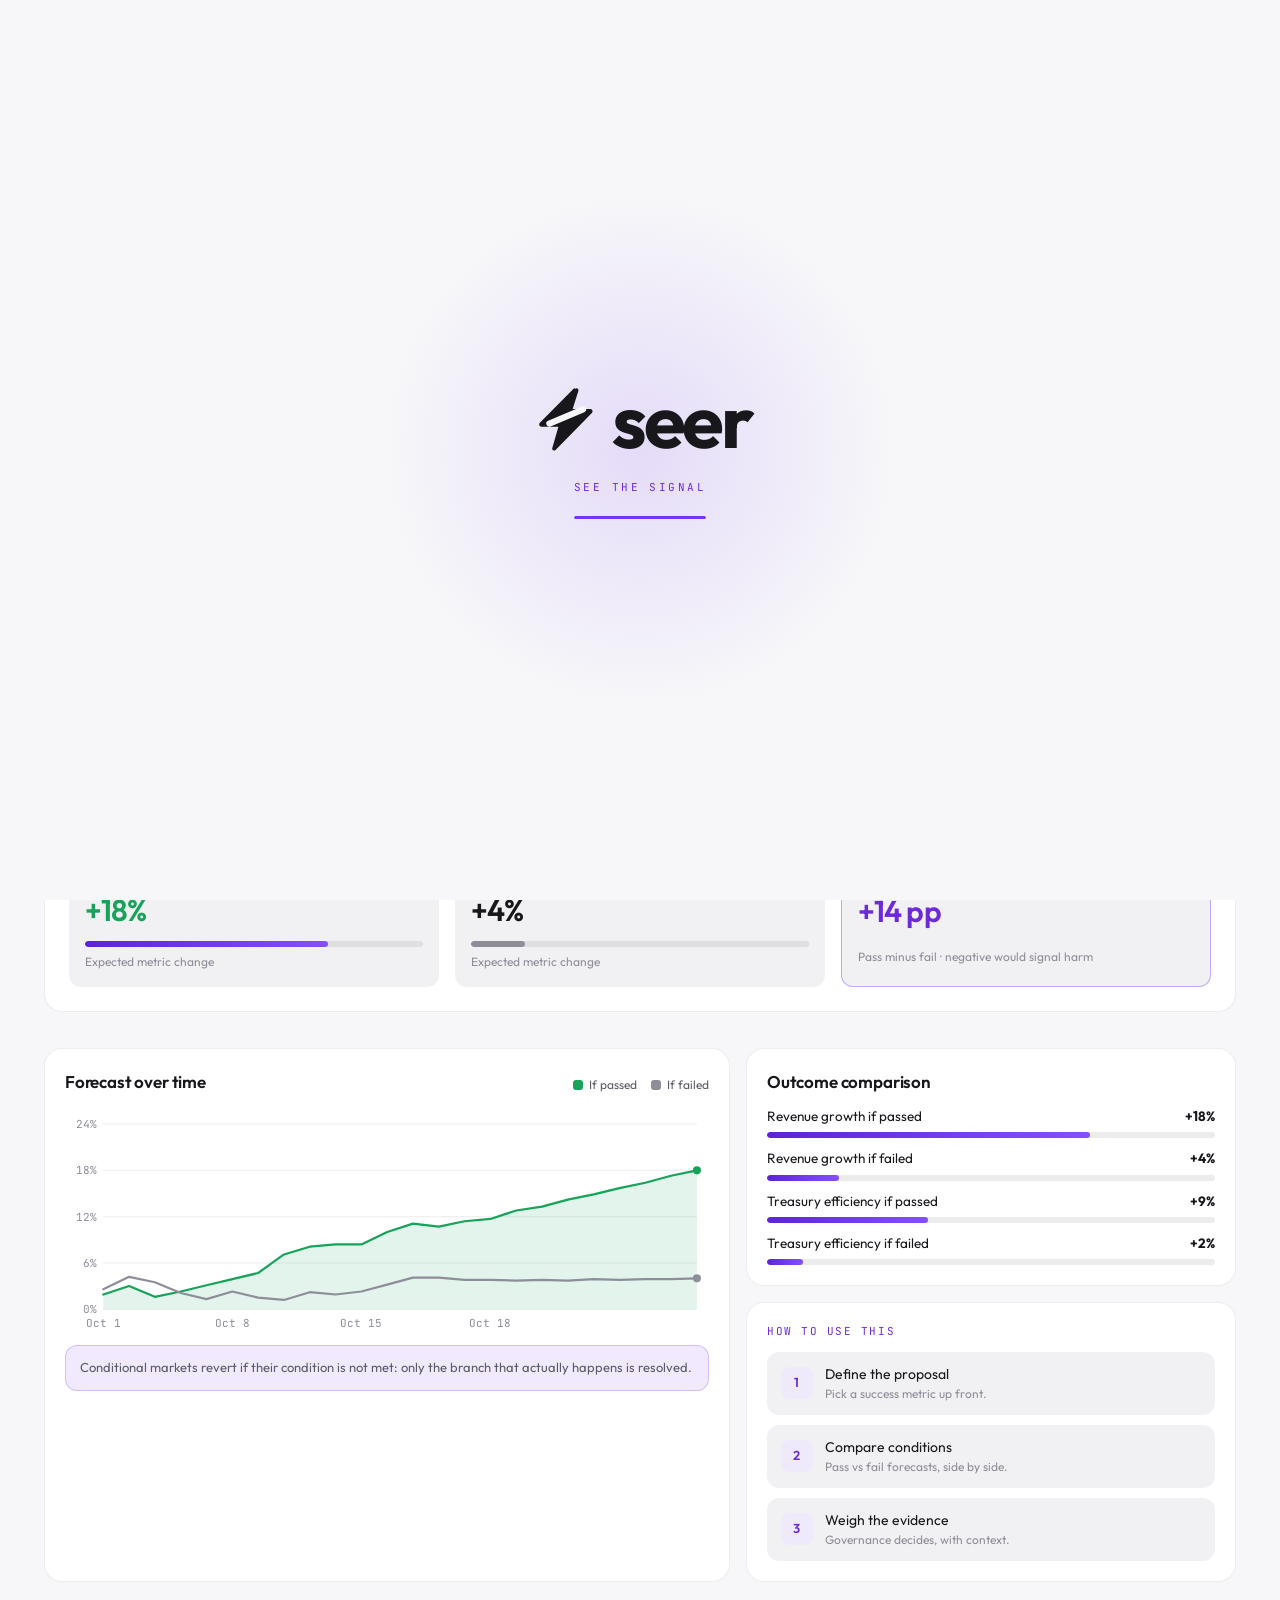
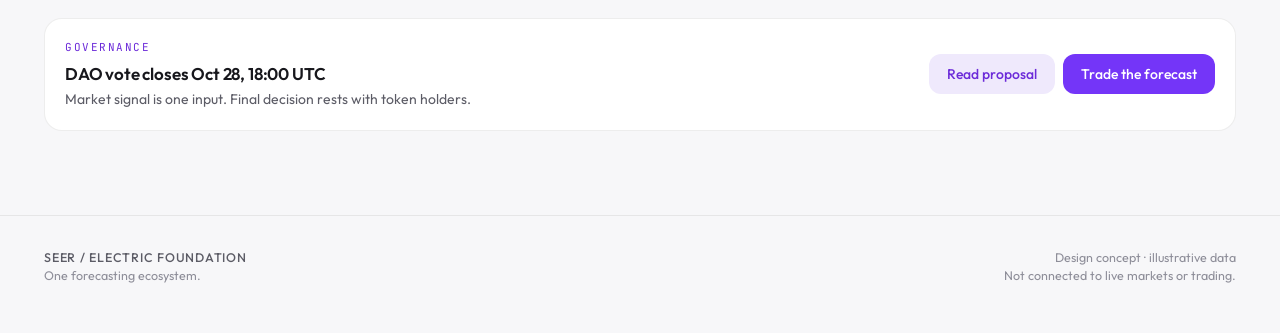
<file: futarchy.html>
<!doctype html>
<html lang="en">
<head>
<meta charset="utf-8">
<meta name="viewport" content="width=device-width, initial-scale=1">
<title>Futarchy — Test the decision</title>
<link rel="stylesheet" href="styles.css">
<script src="shared.js"></script>
</head>
<body>
<main>
  <section class="hero glow" style="padding-bottom:24px">
    <div class="wrap">
      <div class="eyebrow">Futarchy · Conditional markets</div>
      <h1 style="margin-top:14px">Test the decision<br><span class="accent">before the decision.</span></h1>
      <p class="lead">Compare what the world could look like if a proposal passes versus if it fails. The DAO gets information to weigh — the decision stays with the DAO.</p>
      <div class="hero-actions"><span class="badge amber"><i class="dot"></i> Informs · does not decide</span></div>
    </div>
  </section>

  <section style="padding-top:0;padding-bottom:8px">
    <div class="wrap"><div class="card"><div class="eyebrow" style="margin-bottom:10px">How to read this signal</div><div id="sig"></div></div></div>
  </section>


  <section style="padding-top:8px">
    <div class="wrap">
      <div class="card" style="padding:24px">
        <div class="section-head" style="margin-bottom:10px">
          <div><div class="eyebrow">Conditional forecast</div><h2 style="font-size:26px;margin-top:8px">Will proposal SEIP-42 improve protocol revenue over 90 days?</h2></div>
          <div class="toggle-row" id="metricTabs"></div>
        </div>
        <p class="t2" style="max-width:720px;font-size:14px">The key question is not simply whether a proposal passes. It is how the chosen success metric is expected to move <b style="color:var(--text)">if it passes</b> compared with <b style="color:var(--text)">if it fails</b>.</p>
        <div class="grid g3" style="margin-top:20px">
          <div class="nested" style="padding:16px"><div class="muted mono" style="font-size:11px">IF PASSED · FORECAST</div><div class="stat"><div class="v up" id="vp">+18%</div></div><div class="bar" style="margin-top:8px"><i id="bp" style="width:72%"></i></div><div class="d muted" style="font-size:12px;margin-top:6px">Expected metric change</div></div>
          <div class="nested" style="padding:16px"><div class="muted mono" style="font-size:11px">IF FAILED · FORECAST</div><div class="stat"><div class="v" id="vf">+4%</div></div><div class="bar" style="margin-top:8px"><i id="bf" style="width:16%;background:var(--muted)"></i></div><div class="d muted" style="font-size:12px;margin-top:6px">Expected metric change</div></div>
          <div class="nested" style="padding:16px;border:1px solid color-mix(in srgb,var(--primary) 40%,transparent)"><div class="muted mono" style="font-size:11px">PROPOSAL EFFECT</div><div class="stat"><div class="v accent" id="vd">+14 pp</div></div><div class="d muted" style="font-size:12px;margin-top:14px">Pass minus fail · negative would signal harm</div></div>
        </div>
      </div>
    </div>
  </section>

  <section style="padding-top:0">
    <div class="wrap split">
      <div class="card">
        <div class="section-head"><h3>Forecast over time</h3>
          <div class="legend"><span><i style="background:var(--green)"></i>If passed</span><span><i style="background:var(--muted)"></i>If failed</span></div></div>
        <div id="chart"></div>
        <div class="note" style="margin-top:12px">Conditional markets revert if their condition is not met: only the branch that actually happens is resolved.</div>
      </div>
      <div class="grid" style="align-content:start">
        <div class="card"><h3 style="margin-bottom:12px">Outcome comparison</h3>
          <div class="list" id="oc"></div></div>
        <div class="card"><div class="eyebrow">How to use this</div>
          <div class="list" style="margin-top:12px">
            <div class="item"><div class="ic">1</div><div class="tx">Define the proposal<small>Pick a success metric up front.</small></div></div>
            <div class="item"><div class="ic">2</div><div class="tx">Compare conditions<small>Pass vs fail forecasts, side by side.</small></div></div>
            <div class="item"><div class="ic">3</div><div class="tx">Weigh the evidence<small>Governance decides, with context.</small></div></div>
          </div></div>
      </div>
    </div>
  </section>

  <section style="padding-top:0">
    <div class="wrap">
      <div class="card" style="display:flex;justify-content:space-between;gap:20px;flex-wrap:wrap;align-items:center">
        <div><div class="eyebrow">Governance</div><h3 style="margin:6px 0 2px">DAO vote closes Oct 28, 18:00 UTC</h3><p class="t2" style="font-size:14px">Market signal is one input. Final decision rests with token holders.</p></div>
        <div style="display:flex;gap:8px"><button class="btn btn-secondary" onclick="toast('Opens proposal thread (placeholder)')">Read proposal</button>
        <button class="btn btn-primary" onclick="openTicket('Revenue grows if SEIP-42 passes?','Yes',68,'$412K Vol.')">Trade the forecast</button></div>
      </div>
    </div>
  </section>
</main>
<script>
mountShell('futarchy.html');
signalStrip($('#sig'), {who:['A DAO weighing a proposal', 'The DAO asks what a key metric will be if the proposal passes, and if it fails.'],prices:['A metric in two worlds', 'Two markets forecast the same metric: one if it passes, one if it fails.'],use:['The gap is the signal', 'If “pass” forecasts a better metric, the market favours it. The DAO still decides.']});
const M={
 rev:{n:'Revenue growth',u:'%',p:18,f:4,pd:'+14 pp',oc:[['Revenue growth if passed',18],['Revenue growth if failed',4]],ex:[['Treasury efficiency if passed',9],['Treasury efficiency if failed',2]]},
 tvl:{n:'TVL growth',u:'%',p:11,f:6,pd:'+5 pp',oc:[['TVL growth if passed',11],['TVL growth if failed',6]],ex:[['Active users if passed',7],['Active users if failed',3]]},
 usr:{n:'Active users',u:'%',p:7,f:3,pd:'+4 pp',oc:[['Active users if passed',7],['Active users if failed',3]],ex:[['Retention if passed',5],['Retention if failed',5]]}
};
let cur='rev';
function draw(){
  const m=M[cur]; $('#vp').textContent='+'+m.p+m.u; $('#vf').textContent='+'+m.f+m.u; $('#vd').textContent=m.pd;
  $('#bp').style.width=Math.min(100,m.p*4)+'%'; $('#bf').style.width=Math.min(100,m.f*4)+'%';
  $('#oc').innerHTML=[...m.oc,...m.ex].map(([n,v],i)=>`<div><div style="display:flex;justify-content:space-between;font-size:13.5px;margin-bottom:6px"><span>${n}</span><b>+${v}%</b></div>${bar(Math.min(100,v*4),i%2?'':'')}</div>`).join('');
  const base=m.p, pass=walk(7,24,2,6,0,40).map((v,i)=>+(v*(1-i/23)+m.p*(i/23)).toFixed(1)), fail=walk(11,24,2,4,0,40).map((v,i)=>+(v*(1-i/23)+m.f*(i/23)).toFixed(1));
  lineChart($('#chart'),[{data:pass,color:'var(--green)',area:true},{data:fail,color:'var(--muted)'}],{min:0,max:Math.max(24,m.p+6),unit:'%',labels:['Oct 1','','','','','Oct 8','','','','','Oct 15','','','','','Oct 18'].concat(Array(8).fill('')).slice(0,24),label:'Forecast pass vs fail'});
}
$('#metricTabs').innerHTML=Object.entries(M).map(([k,v])=>`<button class="check ${k===cur?'on':''}" data-k="${k}">${v.n}</button>`).join('');
$('#metricTabs').onclick=e=>{const b=e.target.closest('.check');if(!b)return;cur=b.dataset.k;$$('.check').forEach(x=>x.classList.toggle('on',x===b));draw()};
draw();
</script>
</body>
</html>
</file>
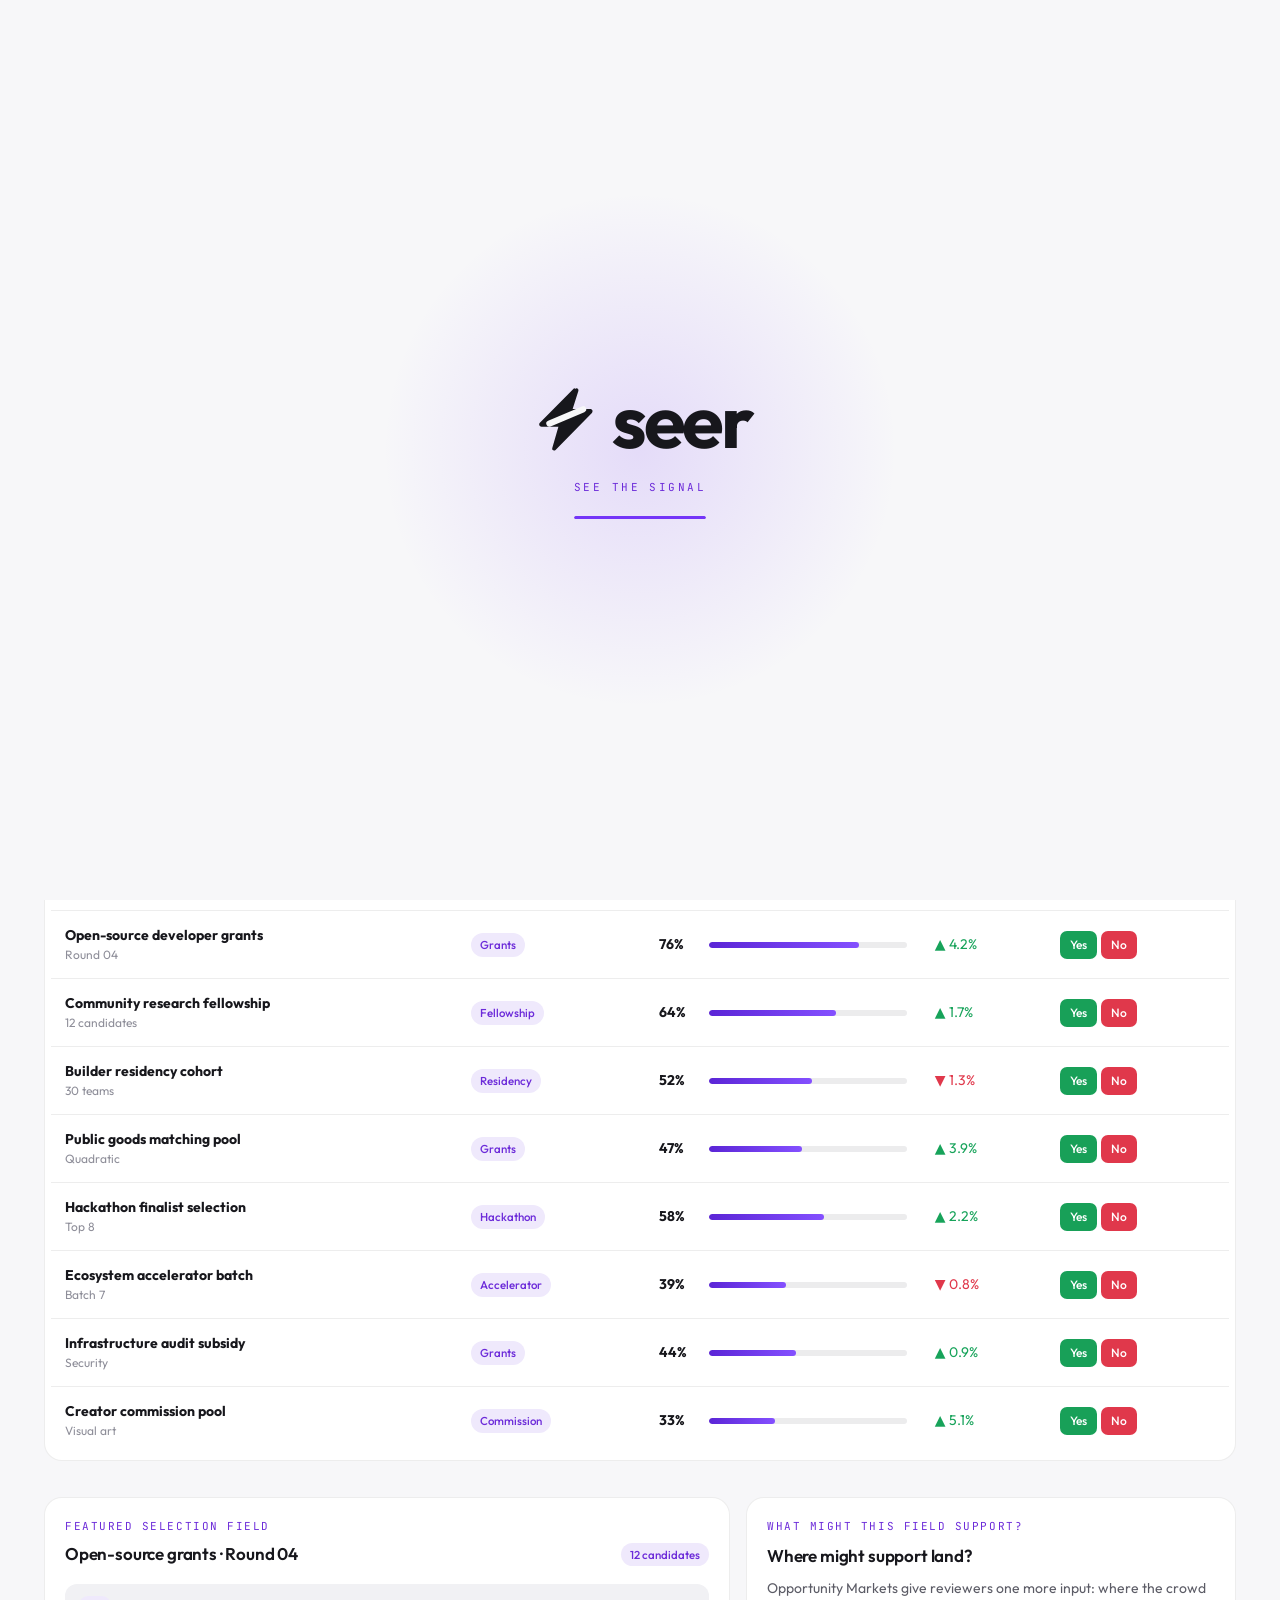
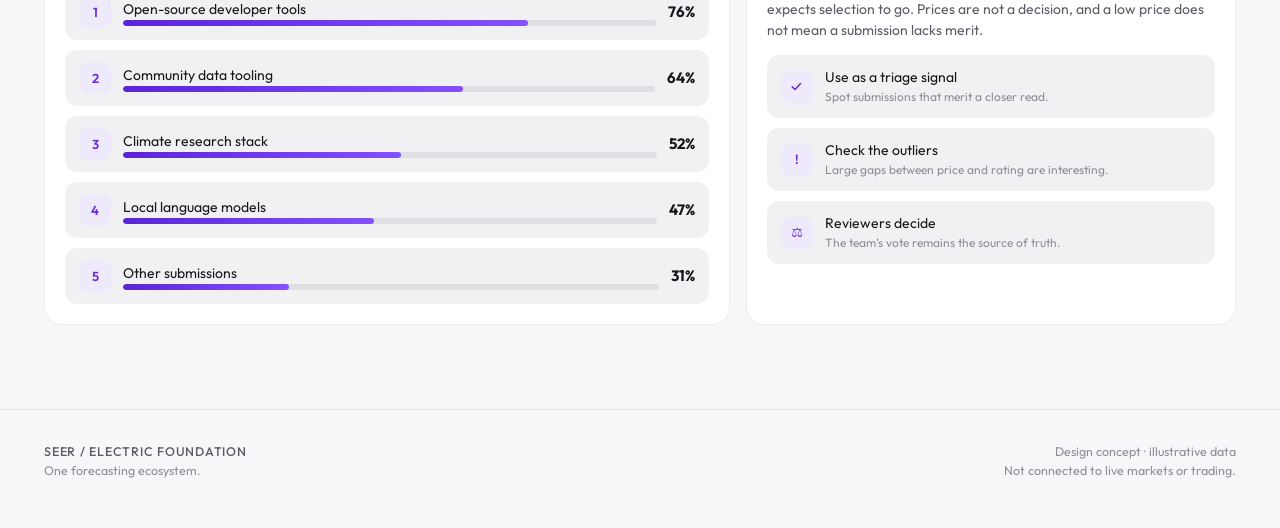
<file: opportunity.html>
<!doctype html>
<html lang="en">
<head>
<meta charset="utf-8">
<meta name="viewport" content="width=device-width, initial-scale=1">
<title>Opportunity Markets — Collective leans</title>
<link rel="stylesheet" href="styles.css">
<script src="shared.js"></script>
</head>
<body>
<main>
  <section class="hero glow" style="padding-bottom:24px">
    <div class="wrap">
      <div class="eyebrow">Opportunity Markets · Selection signal</div>
      <h1 style="margin-top:14px">See where the<br><span class="accent">collective leans.</span></h1>
      <p class="lead">Turn a field of applications, grants or proposals into a readable forecast of which submissions are most likely to be selected. Reviewers keep the final say.</p>
      <div class="grid g4 keep2" style="margin-top:28px">
        <div class="card stat"><div class="k">Open opportunities</div><div class="v">18</div><div class="d">Across 6 programs</div></div>
        <div class="card stat"><div class="k">Submissions tracked</div><div class="v">246</div><div class="d">+31 this week</div></div>
        <div class="card stat"><div class="k">Avg. top-pick signal</div><div class="v">52%</div><div class="d">Leading submission</div></div>
        <div class="card stat"><div class="k">Next decision</div><div class="v">Oct 28</div><div class="d">Reviewer vote</div></div>
      </div>
    </div>
  </section>

  <section style="padding-top:0;padding-bottom:8px">
    <div class="wrap"><div class="card"><div class="eyebrow" style="margin-bottom:10px">How to read this signal</div><div id="sig"></div></div></div>
  </section>


  <section style="padding-top:8px">
    <div class="wrap">
      <div style="display:flex;gap:12px;flex-wrap:wrap;margin-bottom:14px">
        <label class="search"><svg width="18" height="18" viewBox="0 0 24 24" fill="none" stroke="currentColor" stroke-width="2" stroke-linecap="round"><circle cx="11" cy="11" r="7"/><path d="m20 20-3.5-3.5"/></svg>
        <input id="q" type="search" placeholder="Search opportunities or teams…" aria-label="Search"></label>
        <div class="tabs" id="tabs"></div>
      </div>
      <div class="card" style="padding:6px">
        <div class="tbl-wrap"><table class="table"><thead><tr><th>Opportunity</th><th>Category</th><th>Selection chance</th><th>7d</th><th>Trade</th></tr></thead><tbody id="rows"></tbody></table></div>
      </div>
    </div>
  </section>

  <section style="padding-top:0">
    <div class="wrap split">
      <div class="card">
        <div class="section-head"><div><div class="eyebrow">Featured selection field</div><h3 style="margin-top:6px">Open-source grants · Round 04</h3></div><span class="badge">12 candidates</span></div>
        <div class="list" id="field"></div>
      </div>
      <div class="card">
        <div class="eyebrow">What might this field support?</div>
        <h3 style="margin:8px 0 10px">Where might support land?</h3>
        <p class="t2" style="font-size:14px">Opportunity Markets give reviewers one more input: where the crowd expects selection to go. Prices are not a decision, and a low price does not mean a submission lacks merit.</p>
        <div class="list" style="margin-top:14px">
          <div class="item"><div class="ic">✓</div><div class="tx">Use as a triage signal<small>Spot submissions that merit a closer read.</small></div></div>
          <div class="item"><div class="ic">!</div><div class="tx">Check the outliers<small>Large gaps between price and rating are interesting.</small></div></div>
          <div class="item"><div class="ic">⚖</div><div class="tx">Reviewers decide<small>The team’s vote remains the source of truth.</small></div></div>
        </div>
      </div>
    </div>
  </section>
</main>
<script>
mountShell('opportunity.html');
signalStrip($('#sig'), {who:['A program or grant team', 'The program asks which submissions the crowd expects to be selected.'],prices:['Odds of being selected', 'Each submission’s price is the chance reviewers pick it.'],use:['Triage, don’t outsource', 'Use the odds to prioritise review. Reviewers keep the final say.']});
const D=[
 ['Open-source developer grants','Grants',76,4.2,'Round 04'],['Community research fellowship','Fellowship',64,1.7,'12 candidates'],
 ['Builder residency cohort','Residency',52,-1.3,'30 teams'],['Public goods matching pool','Grants',47,3.9,'Quadratic'],
 ['Hackathon finalist selection','Hackathon',58,2.2,'Top 8'],['Ecosystem accelerator batch','Accelerator',39,-0.8,'Batch 7'],
 ['Infrastructure audit subsidy','Grants',44,0.9,'Security'],['Creator commission pool','Commission',33,5.1,'Visual art']
];
let cat='All'; const cats=['All',...new Set(D.map(d=>d[1]))];
$('#tabs').innerHTML=cats.map((c,i)=>`<button class="chip ${i?'':'on'}" data-c="${c}">${c}</button>`).join('');
$('#tabs').onclick=e=>{const b=e.target.closest('.chip');if(!b)return;$$('.chip').forEach(x=>x.classList.remove('on'));b.classList.add('on');cat=b.dataset.c;r()};
$('#q').oninput=()=>r();
function r(){const s=$('#q').value.toLowerCase();
 $('#rows').innerHTML=D.filter(d=>(cat==='All'||d[1]===cat)&&(!s||d[0].toLowerCase().includes(s))).map(d=>`<tr><td><b>${d[0]}</b><div class="muted" style="font-size:12px">${d[4]}</div></td><td><span class="badge">${d[1]}</span></td><td><div class="cell-bar"><b style="width:40px">${d[2]}%</b>${bar(d[2])}</div></td><td class="${d[3]>=0?'up':'down'}">${d[3]>=0?'▲':'▼'} ${Math.abs(d[3])}%</td><td><span class="yn"><button class="yes" onclick="openTicket('${d[0]} — selected?','Yes',${d[2]},'$240K Vol.')">Yes</button><button class="no" onclick="openTicket('${d[0]} — selected?','No',${100-d[2]},'$240K Vol.')">No</button></span></td></tr>`).join('')||'<tr><td colspan="5" class="muted" style="text-align:center;padding:40px">No results</td></tr>';}
r();
const F=[['Open-source developer tools',76],['Community data tooling',64],['Climate research stack',52],['Local language models',47],['Other submissions',31]];
$('#field').innerHTML=F.map((f,i)=>`<div class="item"><div class="ic">${i+1}</div><div class="tx">${f[0]}${bar(f[1])}</div><b>${f[1]}%</b></div>`).join('');
</script>
</body>
</html>
</file>
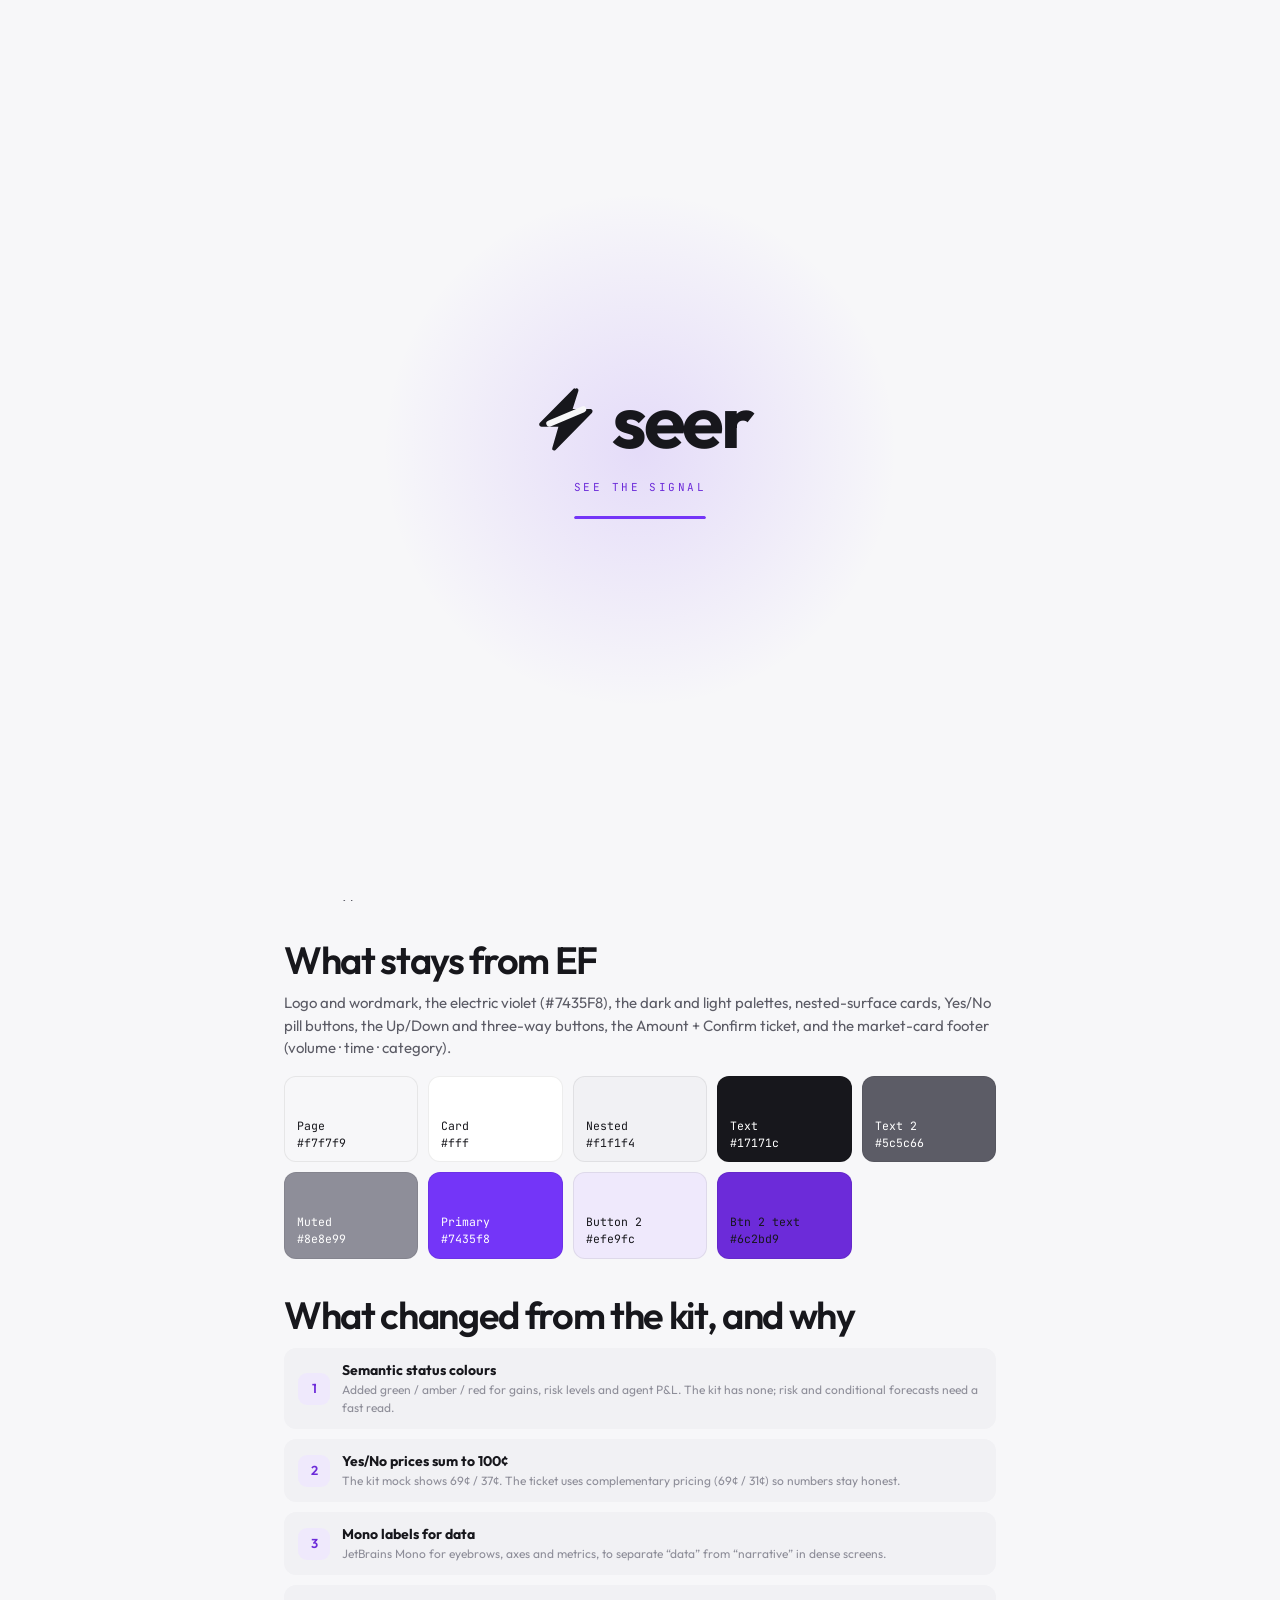
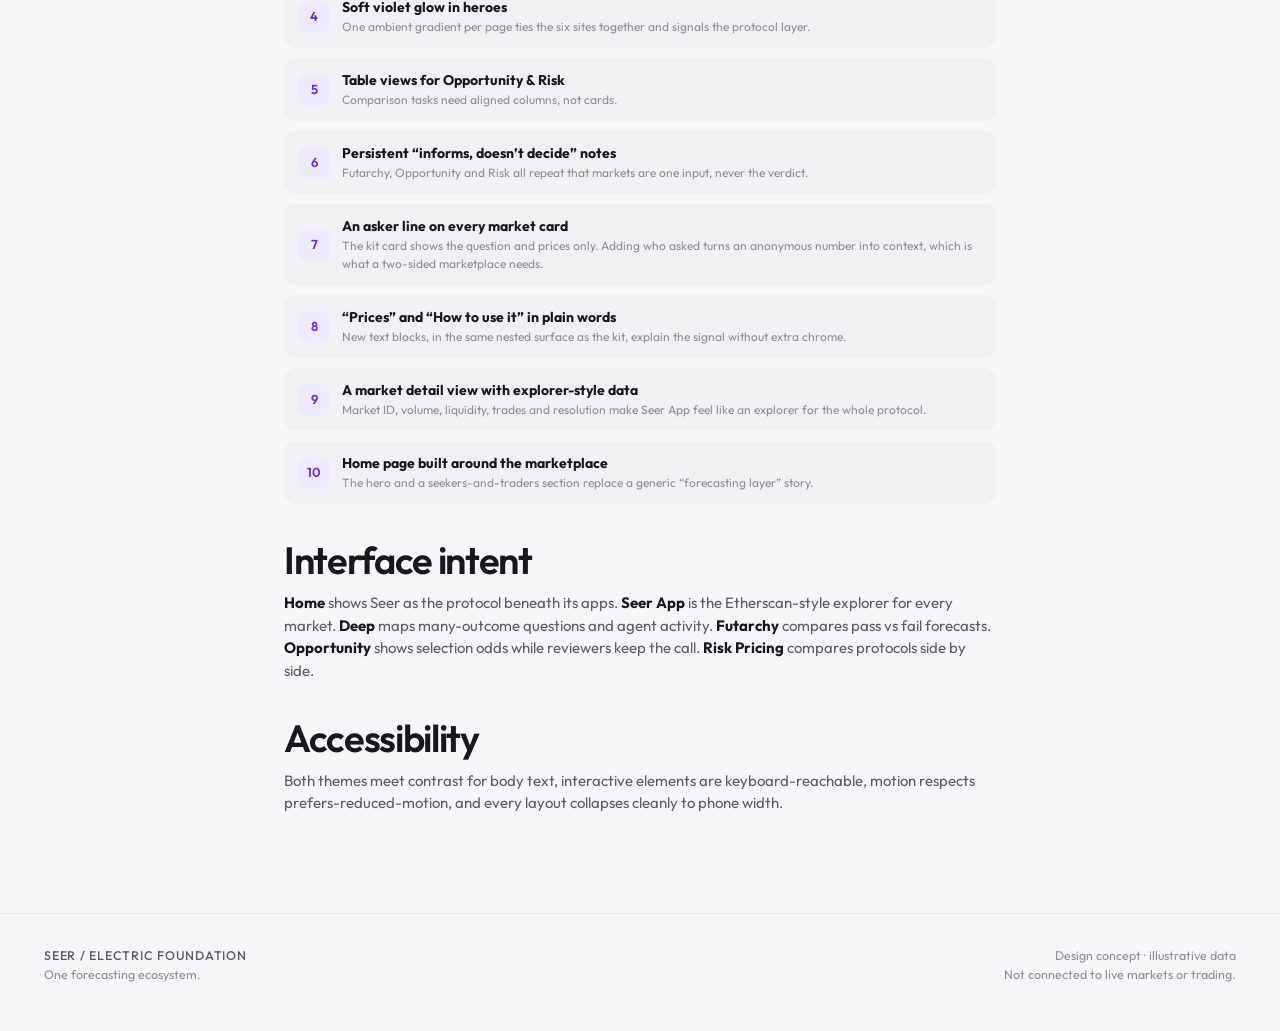
<file: rationale.html>
<!doctype html>
<html lang="en">
<head>
<meta charset="utf-8">
<meta name="viewport" content="width=device-width, initial-scale=1">
<title>Design rationale — Seer</title>
<link rel="stylesheet" href="styles.css">
<script src="shared.js"></script>
</head>
<body>
<main>
  <section class="hero glow">
    <div class="wrap prose">
      <div class="eyebrow">Design rationale</div>
      <h1 style="font-size:clamp(34px,5vw,56px);margin-top:12px">One protocol, <span class="accent">six lenses.</span></h1>
      <p>Seer is an Information Finance protocol. This design starts from that idea, then uses the Electric Foundation kit as its foundation and rethinks the experience where the kit stops.</p>

      <h2>The idea behind the structure</h2>
      <p>Seer is a <b style="color:var(--text)">two-sided marketplace</b>. <b style="color:var(--text)">Information seekers</b> need answers to make decisions. <b style="color:var(--text)">Traders</b> (people and AI agents) put capital behind forecasts for a potential profit. The market price sits between them as a shared, transparent signal.</p>
      <p>So every screen is built around three questions a visitor should be able to answer within seconds:</p>
      <div class="list" style="margin:12px 0">
        <div class="item"><div class="ic">1</div><div class="tx"><b>Who is asking?</b><small>Every market card names the asker and their type (DAO, research team, nonprofit, public). The home page shows both sides of the marketplace, with a path for each.</small></div></div>
        <div class="item"><div class="ic">2</div><div class="tx"><b>What is the market pricing?</b><small>A plain-language “Prices” line sits on each card, so a number like 69% always says what it is a probability of.</small></div></div>
        <div class="item"><div class="ic">3</div><div class="tx"><b>How do I use the signal?</b><small>Each interface carries a “How to read this signal” strip, and each market detail view ends with a usage note: evidence, not a verdict.</small></div></div>
      </div>

      <h2>Seer App as the Etherscan of Seer</h2>
      <p>The app is a general explorer, not a trading screen. People can search by question, asker or market ID, filter by market type and category, and open any market for its price history, recent trades (humans and agents labelled), resolution details and asker. From there they can trade, or jump to the interface built for that market type.</p>

      <h2>What stays from EF</h2>
      <p>Logo and wordmark, the electric violet (#7435F8), the dark and light palettes, nested-surface cards, Yes/No pill buttons, the Up/Down and three-way buttons, the Amount + Confirm ticket, and the market-card footer (volume · time · category).</p>
      <div class="swatches" style="margin:16px 0" id="sw"></div>

      <h2>What changed from the kit, and why</h2>
      <div class="list" style="margin:12px 0">
        <div class="item"><div class="ic">1</div><div class="tx"><b>Semantic status colours</b><small>Added green / amber / red for gains, risk levels and agent P&amp;L. The kit has none; risk and conditional forecasts need a fast read.</small></div></div>
        <div class="item"><div class="ic">2</div><div class="tx"><b>Yes/No prices sum to 100¢</b><small>The kit mock shows 69¢ / 37¢. The ticket uses complementary pricing (69¢ / 31¢) so numbers stay honest.</small></div></div>
        <div class="item"><div class="ic">3</div><div class="tx"><b>Mono labels for data</b><small>JetBrains Mono for eyebrows, axes and metrics, to separate “data” from “narrative” in dense screens.</small></div></div>
        <div class="item"><div class="ic">4</div><div class="tx"><b>Soft violet glow in heroes</b><small>One ambient gradient per page ties the six sites together and signals the protocol layer.</small></div></div>
        <div class="item"><div class="ic">5</div><div class="tx"><b>Table views for Opportunity &amp; Risk</b><small>Comparison tasks need aligned columns, not cards.</small></div></div>
        <div class="item"><div class="ic">6</div><div class="tx"><b>Persistent “informs, doesn’t decide” notes</b><small>Futarchy, Opportunity and Risk all repeat that markets are one input, never the verdict.</small></div></div>
        <div class="item"><div class="ic">7</div><div class="tx"><b>An asker line on every market card</b><small>The kit card shows the question and prices only. Adding who asked turns an anonymous number into context, which is what a two-sided marketplace needs.</small></div></div>
        <div class="item"><div class="ic">8</div><div class="tx"><b>“Prices” and “How to use it” in plain words</b><small>New text blocks, in the same nested surface as the kit, explain the signal without extra chrome.</small></div></div>
        <div class="item"><div class="ic">9</div><div class="tx"><b>A market detail view with explorer-style data</b><small>Market ID, volume, liquidity, trades and resolution make Seer App feel like an explorer for the whole protocol.</small></div></div>
        <div class="item"><div class="ic">10</div><div class="tx"><b>Home page built around the marketplace</b><small>The hero and a seekers-and-traders section replace a generic “forecasting layer” story.</small></div></div>
      </div>

      <h2>Interface intent</h2>
      <p><b style="color:var(--text)">Home</b> shows Seer as the protocol beneath its apps. <b style="color:var(--text)">Seer App</b> is the Etherscan-style explorer for every market. <b style="color:var(--text)">Deep</b> maps many-outcome questions and agent activity. <b style="color:var(--text)">Futarchy</b> compares pass vs fail forecasts. <b style="color:var(--text)">Opportunity</b> shows selection odds while reviewers keep the call. <b style="color:var(--text)">Risk Pricing</b> compares protocols side by side.</p>

      <h2>Accessibility</h2>
      <p>Both themes meet contrast for body text, interactive elements are keyboard-reachable, motion respects prefers-reduced-motion, and every layout collapses cleanly to phone width.</p>
    </div>
  </section>
</main>
<script>
mountShell('rationale.html');
const s=[['Page','--bg'],['Card','--card'],['Nested','--nested'],['Text','--text'],['Text 2','--text2'],['Muted','--muted'],['Primary','--primary'],['Button 2','--btn2'],['Btn 2 text','--btn2-text']];
function sw(){ $('#sw').innerHTML=s.map(([n,v])=>`<div class="sw" style="background:var(${v});color:${['--text','--primary','--text2','--muted'].includes(v)?'#fff':'var(--text)'}">${n}<br>${getComputedStyle(document.documentElement).getPropertyValue(v).trim()}</div>`).join(''); }
sw(); addEventListener('themechange',sw);
</script>
</body>
</html>
</file>
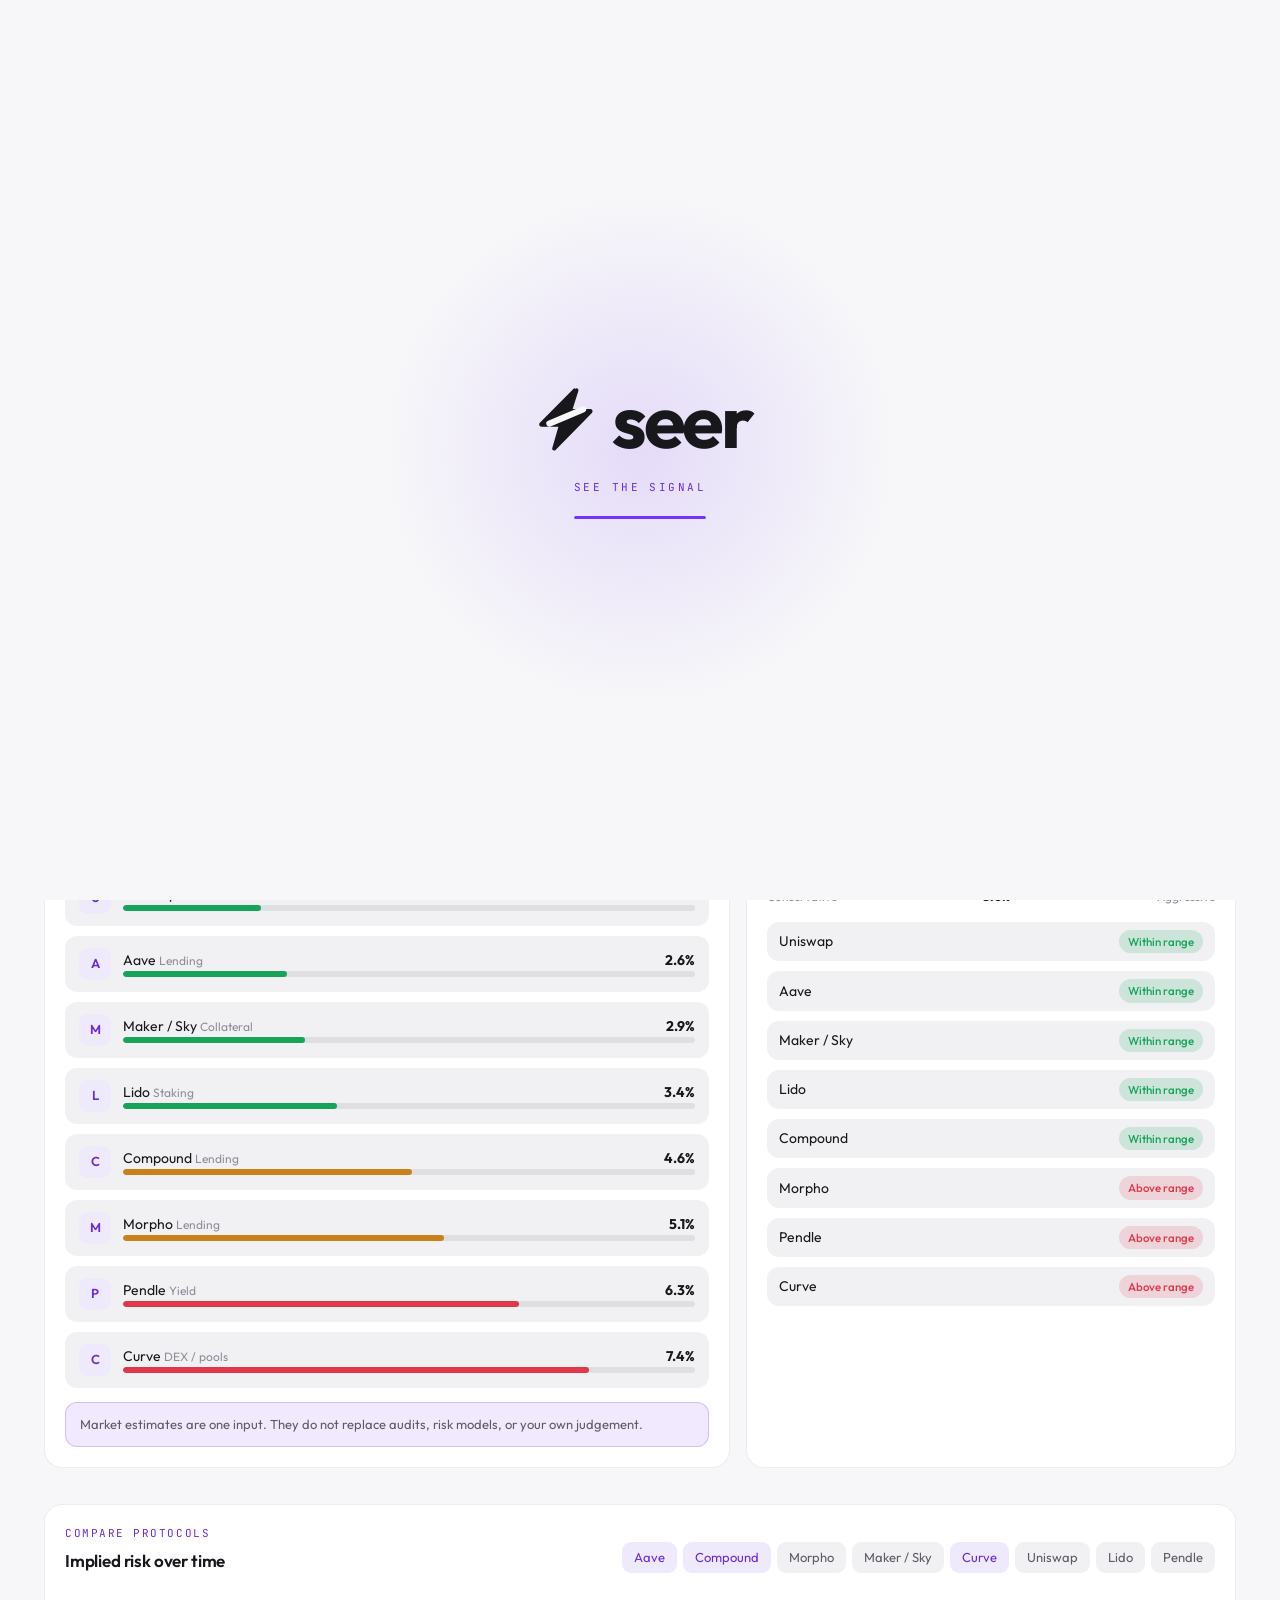
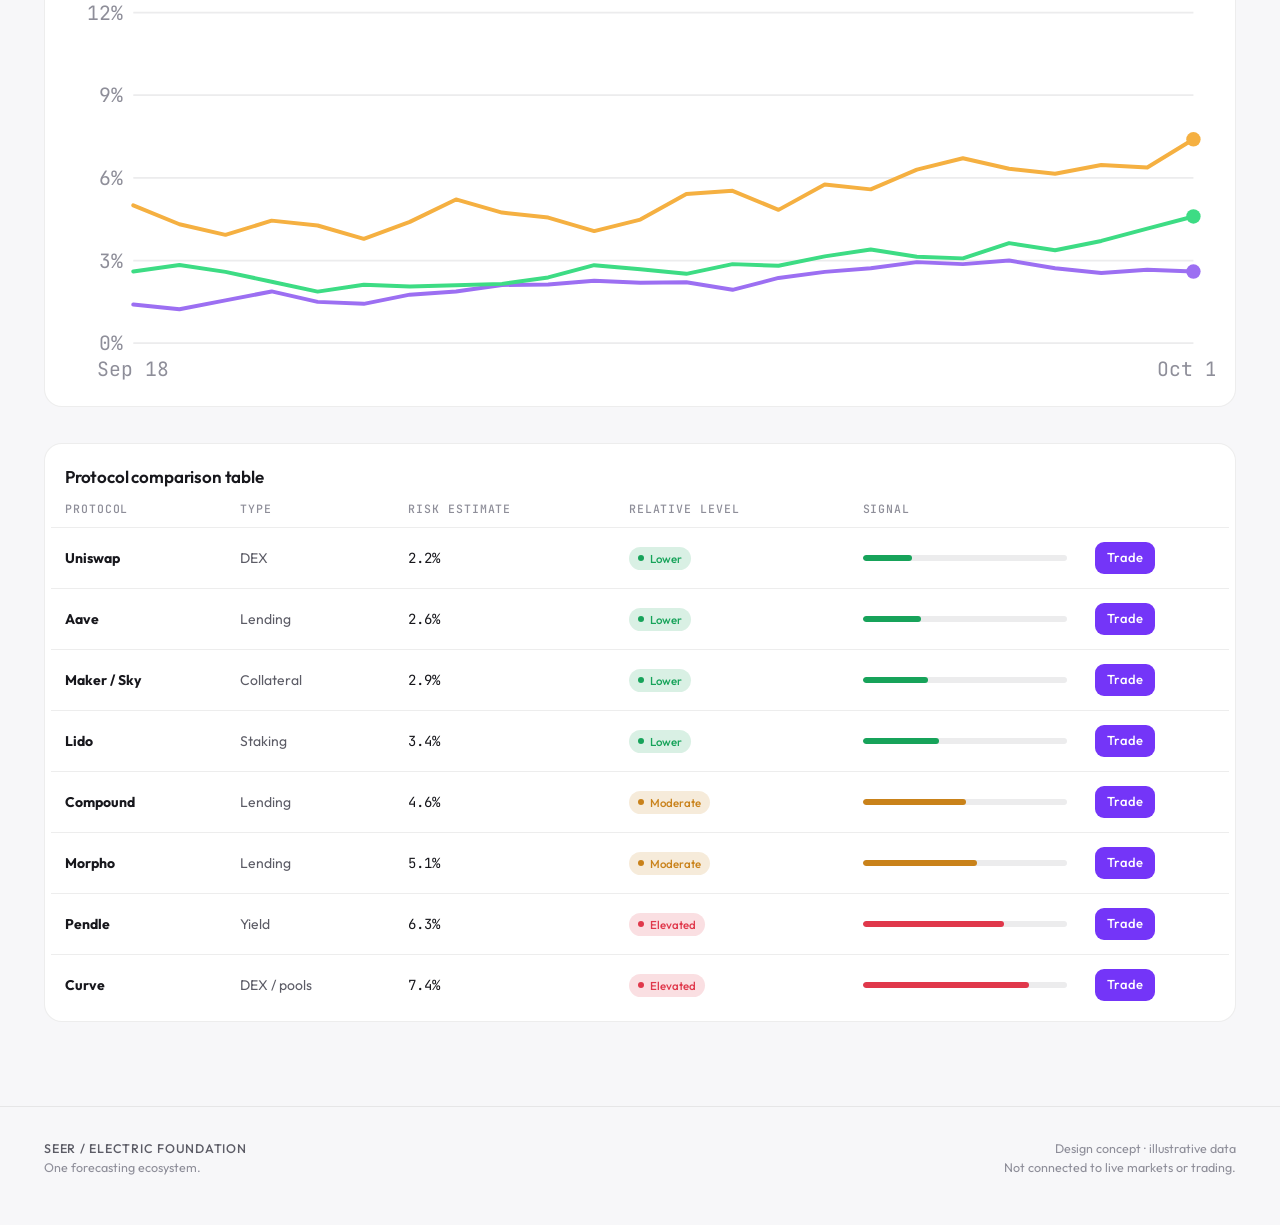
<file: risk.html>
<!doctype html>
<html lang="en">
<head>
<meta charset="utf-8">
<meta name="viewport" content="width=device-width, initial-scale=1">
<title>Risk Pricing — Compare the trade-offs</title>
<link rel="stylesheet" href="styles.css">
<script src="shared.js"></script>
</head>
<body>
<main>
  <section class="hero glow" style="padding-bottom:24px">
    <div class="wrap">
      <div class="eyebrow">Risk Pricing · Comparative markets</div>
      <h1 style="margin-top:14px">Price the risk.<br><span class="accent">Compare the trade-offs.</span></h1>
      <p class="lead">A comparative view of market-implied risk for DeFi protocols, so you can weigh exposure instead of reading one yes-or-no price in isolation.</p>
      <div class="grid g4 keep2" style="margin-top:28px">
        <div class="card stat"><div class="k">Protocols covered</div><div class="v">08</div><div class="d">Lending, DEX, vaults</div></div>
        <div class="card stat"><div class="k">Average implied risk</div><div class="v">4.6%</div><div class="d">30-day horizon</div></div>
        <div class="card stat"><div class="k">Lowest risk</div><div class="v" id="lo">—</div><div class="d">Market-implied</div></div>
        <div class="card stat"><div class="k">Highest risk</div><div class="v" id="hi">—</div><div class="d">Market-implied</div></div>
      </div>
    </div>
  </section>

  <section style="padding-top:0;padding-bottom:8px">
    <div class="wrap"><div class="card"><div class="eyebrow" style="margin-bottom:10px">How to read this signal</div><div id="sig"></div></div></div>
  </section>


  <section style="padding-top:8px">
    <div class="wrap split">
      <div class="card">
        <div class="section-head"><div><div class="eyebrow">30-day market-implied risk</div><h3 style="margin-top:6px">Risk is not one number.</h3></div>
          <div class="toggle-row" id="hz"></div></div>
        <div class="list" id="bars"></div>
        <div class="note" style="margin-top:14px">Market estimates are one input. They do not replace audits, risk models, or your own judgement.</div>
      </div>
      <div class="card">
        <div class="eyebrow">Personal risk lens</div>
        <h3 style="margin:8px 0 12px">Risk tolerance</h3>
        <input type="range" id="tol" min="2" max="10" step="0.5" value="5" style="width:100%;accent-color:var(--primary)" aria-label="Risk tolerance">
        <div style="display:flex;justify-content:space-between;font-size:12px" class="muted"><span>Conservative</span><b id="tv" style="color:var(--text)">5.0%</b><span>Aggressive</span></div>
        <div class="list" id="fit" style="margin-top:16px"></div>
      </div>
    </div>
  </section>

  <section style="padding-top:0">
    <div class="wrap">
      <div class="card">
        <div class="section-head"><div><div class="eyebrow">Compare protocols</div><h3 style="margin-top:6px">Implied risk over time</h3></div><div class="toggle-row" id="sel"></div></div>
        <div id="chart"></div>
      </div>
    </div>
  </section>

  <section style="padding-top:0">
    <div class="wrap">
      <div class="card" style="padding:6px">
        <div style="padding:14px 14px 0"><h3>Protocol comparison table</h3></div>
        <div class="tbl-wrap"><table class="table"><thead><tr><th>Protocol</th><th>Type</th><th>Risk estimate</th><th>Relative level</th><th>Signal</th><th></th></tr></thead><tbody id="tb"></tbody></table></div>
      </div>
    </div>
  </section>
</main>
<script>
mountShell('risk.html');
signalStrip($('#sig'), {who:['Protocol users and treasuries', 'Anyone with exposure asks how likely a loss event is on each protocol.'],prices:['Market-implied risk', 'Each protocol’s price is the crowd’s chance of an incident over the horizon.'],use:['Compare, then size exposure', 'Read protocols side by side to weigh trade-offs. It is one input, not an audit.']});
const P=[
 {n:'Aave',t:'Lending',r:2.6,c:'#3ddc84',h:{7:1.4,30:2.6,90:5.2}},{n:'Compound',t:'Lending',r:4.6,c:'#f5b041',h:{7:2.1,30:4.6,90:8.8}},
 {n:'Morpho',t:'Lending',r:5.1,c:'#f5b041',h:{7:2.4,30:5.1,90:9.7}},{n:'Maker / Sky',t:'Collateral',r:2.9,c:'#3ddc84',h:{7:1.5,30:2.9,90:5.9}},
 {n:'Curve',t:'DEX / pools',r:7.4,c:'#ff5d6c',h:{7:3.6,30:7.4,90:13.2}},{n:'Uniswap',t:'DEX',r:2.2,c:'#3ddc84',h:{7:1.1,30:2.2,90:4.4}},
 {n:'Lido',t:'Staking',r:3.4,c:'#3ddc84',h:{7:1.7,30:3.4,90:6.8}},{n:'Pendle',t:'Yield',r:6.3,c:'#ff5d6c',h:{7:3.0,30:6.3,90:11.5}}
];
const lvl=r=>r<3.5?['Lower','green','g']:r<5.5?['Moderate','amber','a']:['Elevated','red','r'];
let hz=30, on=new Set(['Aave','Compound','Curve']), tol=5;
const sorted=()=>[...P].sort((a,b)=>a.h[hz]-b.h[hz]);
function draw(){
  const s=sorted(); $('#lo').textContent=s[0].n; $('#hi').textContent=s.at(-1).n;
  $('#bars').innerHTML=s.map(p=>{const [l,bc,bb]=lvl(p.h[hz]*30/hz>0?p.h[30]:0);return `<div class="item"><div class="ic">${p.n[0]}</div><div class="tx"><div style="display:flex;justify-content:space-between"><span>${p.n} <span class="muted" style="font-size:12px">${p.t}</span></span><b>${p.h[hz]}%</b></div>${bar(Math.min(100,p.h[hz]*(hz===30?11:hz===7?20:6)),bb)}</div></div>`}).join('');
  $('#fit').innerHTML=s.map(p=>{const ok=p.h[30]<=tol;return `<div class="item" style="padding:8px 12px"><div class="tx">${p.n}</div><span class="badge ${ok?'green':'red'}">${ok?'Within range':'Above range'}</span></div>`}).join('');
  $('#tb').innerHTML=s.map(p=>{const [l,bc]=lvl(p.h[30]);return `<tr><td><b>${p.n}</b></td><td class="t2">${p.t}</td><td class="mono">${p.h[30]}%</td><td><span class="badge ${bc}"><i class="dot"></i>${l}</span></td><td><div class="cell-bar" style="min-width:110px">${bar(Math.min(100,p.h[30]*11),lvl(p.h[30])[2])}</div></td><td><button class="btn btn-primary btn-sm" onclick="openTicket('${p.n}: exploit or depeg in 30 days?','Yes',${Math.round(p.h[30])},'$310K Vol.')">Trade</button></td></tr>`}).join('');
  const ser=P.filter(p=>on.has(p.n)).map((p,i)=>({data:walk(p.n.length*13,24,p.h[30]*.6,p.h[30]*.25,.3,20).map((v,j,a)=>+(v+(p.h[30]-a.at(-1))*(j/23)).toFixed(2)),color:['#9c6ff2','#3ddc84','#f5b041','#ff5d6c','#5ab0ff'][i%5]}));
  lineChart($('#chart'),ser,{min:0,max:12,unit:'%',labels:['Sep 18','','','','','','','','','','','','','','','','','','','','','','','Oct 18'],label:'Implied risk over time'});
  $('#sel').innerHTML=P.map(p=>`<button class="check ${on.has(p.n)?'on':''}" data-n="${p.n}">${p.n}</button>`).join('');
}
$('#hz').innerHTML=[7,30,90].map(d=>`<button class="check ${d===hz?'on':''}" data-d="${d}">${d}d</button>`).join('');
$('#hz').onclick=e=>{const b=e.target.closest('.check');if(!b)return;hz=+b.dataset.d;$$('#hz .check').forEach(x=>x.classList.toggle('on',x===b));draw()};
$('#sel').onclick=e=>{const b=e.target.closest('.check');if(!b)return;const n=b.dataset.n;on.has(n)?(on.size>1&&on.delete(n)):on.size<5&&on.add(n);draw()};
$('#tol').oninput=e=>{tol=+e.target.value;$('#tv').textContent=tol.toFixed(1)+'%';draw()};
draw();
</script>
</body>
</html>
</file>
<file: styles.css>
@import url('https://fonts.googleapis.com/css2?family=Outfit:wght@400;500;600;700&family=JetBrains+Mono:wght@400;500&display=swap');

/* Electric Foundation tokens (from the brand kit) */
:root {
  --bg: #101013;
  --card: #1a1a1e;
  --nested: #1f1f24;
  --text: #ededf2;
  --text2: #a8a8b3;
  --muted: #67676f;
  --primary: #7435f8;
  --primary-hover: #8450ff;
  --btn2: #241e33;
  --btn2-text: #9c6ff2;
  --line: rgba(255,255,255,.07);
  --green: #3ddc84;
  --red: #ff5d6c;
  --amber: #f5b041;
  --glow: rgba(116,53,248,.28);
  --buy: #18a058;
  --buy-hover: #1db866;
  --sell: #e0384b;
  --sell-hover: #f04558;
  color-scheme: dark;
}
:root[data-theme="light"] {
  --bg: #f7f7f9;
  --card: #ffffff;
  --nested: #f1f1f4;
  --text: #17171c;
  --text2: #5c5c66;
  --muted: #8e8e99;
  --primary: #7435f8;
  --primary-hover: #6226e0;
  --btn2: #efe9fc;
  --btn2-text: #6c2bd9;
  --line: rgba(0,0,0,.07);
  --green: #17a35a;
  --red: #e0384b;
  --amber: #c9821a;
  --glow: rgba(116,53,248,.14);
  color-scheme: light;
}
@media (prefers-color-scheme: light) {
  :root:not([data-theme="dark"]) {
    --bg: #f7f7f9; --card: #fff; --nested: #f1f1f4; --text: #17171c; --text2: #5c5c66; --muted: #8e8e99;
    --btn2: #efe9fc; --btn2-text: #6c2bd9; --line: rgba(0,0,0,.07); --green: #17a35a; --red: #e0384b; --amber: #c9821a; --glow: rgba(116,53,248,.14);
    color-scheme: light;
  }
}

* { box-sizing: border-box; margin: 0; padding: 0; }
html { scroll-behavior: smooth; }
body {
  background: var(--bg); color: var(--text);
  font-family: 'Outfit', system-ui, -apple-system, sans-serif;
  font-size: 15px; line-height: 1.5; -webkit-font-smoothing: antialiased;
  overflow-x: hidden;
}
a { color: inherit; text-decoration: none; }
button { font: inherit; color: inherit; cursor: pointer; border: 0; background: none; }
.mono { font-family: 'JetBrains Mono', ui-monospace, monospace; }
.wrap { max-width: 1240px; margin: 0 auto; padding: 0 24px; }

/* ambient glow */
.glow::before {
  content: ""; position: absolute; inset: -120px 0 auto 0; height: 520px; pointer-events: none;
  background: radial-gradient(ellipse 50% 60% at 70% 0%, var(--glow), transparent 70%);
}
.glow { position: relative; }

/* header */
.nav { position: sticky; top: 0; z-index: 50; background: color-mix(in srgb, var(--bg) 82%, transparent); backdrop-filter: blur(14px); border-bottom: 1px solid var(--line); }
.nav .wrap { display: flex; align-items: center; gap: 24px; height: 68px; }
.logo { display: flex; align-items: center; gap: 4px; font-weight: 700; font-size: 28px; letter-spacing: -.04em; }
.logo svg { width: 30px; height: 30px; color: var(--text); }
.nav-links { display: flex; gap: 4px; margin-left: auto; align-items: center; }
.nav-links a { padding: 8px 12px; border-radius: 10px; color: var(--text2); font-size: 14px; white-space: nowrap; transition: .15s; }
.nav-links a:hover { color: var(--text); background: var(--nested); }
.nav-links a.active { color: var(--text); background: var(--nested); }
.nav-right { display: flex; gap: 8px; align-items: center; }
.menu-btn { display: none; width: 40px; height: 40px; border-radius: 12px; background: var(--nested); align-items: center; justify-content: center; }

/* buttons */
.btn { display: inline-flex; align-items: center; justify-content: center; gap: 8px; height: 40px; padding: 0 18px; border-radius: 12px; font-weight: 500; font-size: 14px; transition: .15s; white-space: nowrap; }
.btn-primary { background: var(--primary); color: #fff; }
.btn-primary:hover { background: var(--primary-hover); }
.btn-secondary { background: var(--btn2); color: var(--btn2-text); }
.btn-ghost { background: var(--nested); color: var(--text); }
.btn-lg { height: 48px; padding: 0 24px; font-size: 15px; border-radius: 14px; }
.btn-sm { height: 32px; padding: 0 12px; font-size: 13px; border-radius: 9px; }

/* typography */
.eyebrow { font-family: 'JetBrains Mono', monospace; font-size: 11px; letter-spacing: .14em; text-transform: uppercase; color: var(--btn2-text); }
h1 { font-size: clamp(40px, 6.5vw, 76px); line-height: 1.02; letter-spacing: -.045em; font-weight: 600; }
h2 { font-size: clamp(26px, 3.2vw, 38px); line-height: 1.1; letter-spacing: -.035em; font-weight: 600; }
h3 { font-size: 17px; font-weight: 600; letter-spacing: -.01em; }
.accent { color: var(--btn2-text); }
.lead { color: var(--text2); font-size: 17px; max-width: 560px; }
.muted { color: var(--muted); }
.t2 { color: var(--text2); }

/* surfaces */
.card { background: var(--card); border: 1px solid var(--line); border-radius: 18px; padding: 20px; }
.nested { background: var(--nested); border-radius: 12px; }
.grid { display: grid; gap: 16px; }
.g2 { grid-template-columns: repeat(2, 1fr); }
.g3 { grid-template-columns: repeat(3, 1fr); }
.g4 { grid-template-columns: repeat(4, 1fr); }
.split { display: grid; grid-template-columns: 1.4fr 1fr; gap: 16px; }
section { padding: 36px 0; }
.hero { padding: 72px 0 40px; }
.hero .lead { margin: 22px 0 28px; }
.hero-actions { display: flex; gap: 10px; flex-wrap: wrap; }

/* stat */
.stat .k { color: var(--text2); font-size: 13px; }
.stat .v { font-size: 30px; font-weight: 600; letter-spacing: -.03em; margin-top: 4px; }
.stat .d { font-size: 12px; color: var(--muted); margin-top: 2px; }
.up { color: var(--green); } .down { color: var(--red); }

/* chips / tabs */
.tabs { display: flex; gap: 6px; overflow-x: auto; scrollbar-width: none; padding-bottom: 2px; }
.tabs::-webkit-scrollbar { display: none; }
.chip { padding: 7px 14px; border-radius: 9px; font-size: 13.5px; color: var(--text2); white-space: nowrap; transition: .15s; }
.chip:hover { color: var(--text); }
.chip.on { background: var(--primary); color: #fff; }
.badge { display: inline-flex; align-items: center; gap: 6px; padding: 3px 9px; border-radius: 999px; font-size: 11.5px; background: var(--btn2); color: var(--btn2-text); font-weight: 500; }
.badge.green { background: color-mix(in srgb, var(--green) 16%, transparent); color: var(--green); }
.badge.red { background: color-mix(in srgb, var(--red) 16%, transparent); color: var(--red); }
.badge.amber { background: color-mix(in srgb, var(--amber) 16%, transparent); color: var(--amber); }
.dot { width: 6px; height: 6px; border-radius: 50%; background: currentColor; display: inline-block; }
.live { color: var(--red); } 

/* search */
.search { display: flex; align-items: center; gap: 10px; background: var(--nested); border-radius: 14px; padding: 0 16px; height: 44px; flex: 1; min-width: 200px; }
.search input { background: none; border: 0; outline: 0; color: var(--text); font: inherit; width: 100%; }
.search input::placeholder { color: var(--muted); }
.search svg { color: var(--text2); flex: none; }

/* market cards (kit components) */
.markets { display: grid; grid-template-columns: repeat(auto-fill, minmax(268px, 1fr)); gap: 16px; }
.mkt { background: var(--card); border: 1px solid var(--line); border-radius: 18px; padding: 14px; display: flex; flex-direction: column; gap: 8px; transition: .15s; }
.mkt:hover { border-color: color-mix(in srgb, var(--primary) 50%, transparent); transform: translateY(-2px); }
.mkt-head { display: flex; gap: 10px; align-items: center; min-height: 44px; }
.thumb { width: 40px; height: 40px; border-radius: 10px; flex: none; display: grid; place-items: center; font-weight: 700; font-size: 15px; color: #fff; }
.mkt-q { font-size: 13.5px; line-height: 1.3; font-weight: 500; }
.row { display: flex; align-items: center; gap: 8px; background: var(--nested); border-radius: 10px; padding: 0 8px 0 12px; height: 44px; font-size: 13.5px; }
.row .n { flex: 1; display: flex; align-items: center; gap: 8px; overflow: hidden; text-overflow: ellipsis; white-space: nowrap; }
.row .p { color: var(--text); font-weight: 500; }
.yn { display: flex; gap: 4px; }
.yes, .no { height: 28px; padding: 0 10px; border-radius: 7px; font-size: 12px; font-weight: 500; }
.yes { background: var(--buy); color: #fff; } .yes:hover { background: var(--buy-hover); }
.no { background: var(--sell); color: #fff; } .no:hover { background: var(--sell-hover); }
.big-row { display: flex; gap: 8px; }
.big-btn { flex: 1; height: 46px; border-radius: 11px; background: var(--btn2); color: var(--btn2-text); font-weight: 500; font-size: 14px; transition: .15s; }
.big-btn.p { background: var(--primary); color: #fff; }
.big-btn.buy { background: var(--buy); color: #fff; }
.big-btn.sell { background: var(--sell); color: #fff; }
.big-btn:hover { filter: brightness(1.12); }
.mkt-foot { display: flex; align-items: center; gap: 8px; font-size: 11.5px; color: var(--muted); padding: 2px 2px 0; }
.mkt-foot .sp { flex: 1; }
.sep { width: 3px; height: 3px; background: var(--muted); border-radius: 50%; }

/* bars */
.bar { height: 6px; background: color-mix(in srgb, var(--text) 8%, transparent); border-radius: 99px; overflow: hidden; }
.bar > i { display: block; height: 100%; border-radius: 99px; background: linear-gradient(90deg, #5b25d6, var(--primary-hover)); }
.bar.g > i { background: var(--green); } .bar.r > i { background: var(--red); } .bar.a > i { background: var(--amber); }

/* tables */
.table { width: 100%; border-collapse: collapse; font-size: 14px; }
.table th { text-align: left; font-weight: 500; font-size: 11.5px; color: var(--muted); text-transform: uppercase; letter-spacing: .08em; padding: 10px 14px; border-bottom: 1px solid var(--line); font-family: 'JetBrains Mono', monospace; }
.table td { padding: 14px; border-bottom: 1px solid var(--line); vertical-align: middle; }
.table tr:last-child td { border-bottom: 0; }
.table tbody tr { transition: .12s; }
.table tbody tr:hover { background: var(--nested); }
.tbl-wrap { overflow-x: auto; }
.cell-bar { display: flex; align-items: center; gap: 10px; min-width: 130px; }
.cell-bar .bar { flex: 1; }

/* modal / ticket */
.overlay { position: fixed; inset: 0; background: rgba(0,0,0,.6); backdrop-filter: blur(6px); display: none; align-items: center; justify-content: center; z-index: 100; padding: 16px; }
.overlay.open { display: flex; }
.ticket { display: grid; grid-template-columns: 1fr 1fr; gap: 12px; width: 100%; max-width: 780px; background: var(--bg); border: 1px solid var(--line); border-radius: 24px; padding: 16px; }
.amount { display: flex; justify-content: space-between; align-items: baseline; margin-bottom: 14px; }
.amount b { font-size: 34px; letter-spacing: -.03em; }
.quick { display: grid; grid-template-columns: repeat(4, 1fr); gap: 8px; margin-bottom: 12px; }
.quick button { height: 40px; border-radius: 10px; background: var(--nested); color: var(--text2); font-size: 13.5px; font-weight: 500; }
.quick button:hover { color: var(--text); }
.ticket-actions { display: flex; gap: 8px; }
.ticket-actions .btn { flex: 1; height: 48px; }
.ticket-actions .x { width: 48px; height: 48px; border-radius: 12px; background: var(--btn2); color: var(--btn2-text); font-size: 18px; }
.sidebyside { display: grid; grid-template-columns: 1fr 1fr; gap: 10px; }
.opt { padding: 10px 12px; border-radius: 10px; background: var(--btn2); color: var(--btn2-text); }
.opt.yes-o { background: color-mix(in srgb, var(--buy) 16%, transparent); color: var(--green); }
.opt.no-o { background: color-mix(in srgb, var(--sell) 16%, transparent); color: var(--red); }
.opt.yes-o.on { background: var(--buy); color: #fff; }
.opt.no-o.on { background: var(--sell); color: #fff; }
.btn-buy { background: var(--buy); color: #fff; } .btn-buy:hover { background: var(--buy-hover); }
.btn-sell { background: var(--sell); color: #fff; } .btn-sell:hover { background: var(--sell-hover); }
.opt small { display: block; font-size: 11px; opacity: .75; }
.opt b { font-size: 18px; font-weight: 500; }

/* charts */
.chart { width: 100%; height: auto; display: block; }
.chart text { fill: var(--muted); font-size: 11px; font-family: 'JetBrains Mono', monospace; }
.hist { display: flex; align-items: flex-end; gap: 6px; height: 190px; padding-top: 10px; }
.hist > div { flex: 1; border-radius: 6px 6px 2px 2px; background: linear-gradient(180deg, var(--primary-hover), #4a1fb5); opacity: .85; transition: .15s; position: relative; min-height: 4px; }
.hist > div:hover { opacity: 1; }
.hist > div:hover::after { content: attr(data-t); position: absolute; bottom: calc(100% + 6px); left: 50%; transform: translateX(-50%); background: var(--nested); padding: 3px 8px; border-radius: 6px; font-size: 11px; white-space: nowrap; border: 1px solid var(--line); }
.hist-x { display: flex; gap: 6px; margin-top: 8px; font-size: 10.5px; color: var(--muted); font-family: 'JetBrains Mono', monospace; }
.hist-x span { flex: 1; text-align: center; }

/* misc */
.note { background: color-mix(in srgb, var(--primary) 10%, transparent); border: 1px solid color-mix(in srgb, var(--primary) 25%, transparent); border-radius: 12px; padding: 12px 14px; font-size: 13px; color: var(--text2); }
.list { display: flex; flex-direction: column; gap: 10px; }
.item { display: flex; gap: 12px; align-items: center; padding: 12px 14px; border-radius: 12px; background: var(--nested); transition: .15s; }
.item:hover { filter: brightness(1.08); }
.item .ic { width: 32px; height: 32px; border-radius: 9px; background: var(--btn2); color: var(--btn2-text); display: grid; place-items: center; font-size: 13px; font-weight: 600; flex: none; }
.item .tx { flex: 1; font-size: 14px; }
.item .tx small { display: block; color: var(--muted); font-size: 12px; }
.section-head { display: flex; justify-content: space-between; align-items: end; gap: 16px; margin-bottom: 18px; flex-wrap: wrap; }
.num { font-family: 'JetBrains Mono', monospace; color: var(--btn2-text); font-size: 12px; }
.tile { padding: 22px; border-radius: 18px; background: var(--card); border: 1px solid var(--line); display: flex; flex-direction: column; gap: 10px; transition: .18s; }
.tile:hover { border-color: color-mix(in srgb, var(--primary) 55%, transparent); transform: translateY(-3px); box-shadow: 0 12px 40px -18px var(--glow); }
.tile .ic { width: 38px; height: 38px; border-radius: 11px; background: var(--btn2); color: var(--btn2-text); display: grid; place-items: center; font-weight: 700; }
.tile p { color: var(--text2); font-size: 14px; }
.tile .go { margin-top: auto; color: var(--btn2-text); font-size: 13px; }
.stack-diagram { display: flex; flex-direction: column; gap: 10px; }
.layer { padding: 16px 18px; border-radius: 14px; border: 1px solid var(--line); background: var(--card); }
.layer.base { background: linear-gradient(135deg, color-mix(in srgb, var(--primary) 28%, var(--card)), var(--card)); border-color: color-mix(in srgb, var(--primary) 50%, transparent); }
.layer-apps { display: grid; grid-template-columns: repeat(5, 1fr); gap: 8px; }
.layer-apps a { padding: 12px 8px; text-align: center; border-radius: 10px; background: var(--nested); font-size: 12.5px; color: var(--text2); transition: .15s; }
.layer-apps a:hover { color: var(--text); background: var(--btn2); }
.orb { width: 100%; aspect-ratio: 1.4; position: relative; display: grid; place-items: center; border-radius: 22px; background: var(--card); border: 1px solid var(--line); overflow: hidden; }
.orb .core { width: 120px; height: 120px; border-radius: 50%; background: radial-gradient(circle at 35% 30%, #c9a8ff, var(--primary) 45%, #2b0f6b); box-shadow: 0 0 80px var(--glow), inset 0 0 30px rgba(255,255,255,.18); animation: float 5s ease-in-out infinite; }
.orb .ring { position: absolute; border: 1px solid color-mix(in srgb, var(--primary) 40%, transparent); border-radius: 50%; }
.orb .r1 { width: 190px; height: 190px; } .orb .r2 { width: 290px; height: 290px; opacity: .6; } .orb .r3 { width: 400px; height: 400px; opacity: .3; }
.orb .lab { position: absolute; font-size: 10.5px; color: var(--text2); font-family: 'JetBrains Mono', monospace; letter-spacing: .06em; }
@keyframes float { 50% { transform: translateY(-8px) scale(1.03); } }
@media (prefers-reduced-motion: reduce) { .orb .core { animation: none; } * { transition: none !important; } }
.footer { border-top: 1px solid var(--line); margin-top: 48px; padding: 32px 0 48px; color: var(--muted); font-size: 12.5px; }
.footer .wrap { display: flex; justify-content: space-between; gap: 20px; flex-wrap: wrap; }
.footer b { color: var(--text2); font-weight: 500; letter-spacing: .06em; }
.toast { position: fixed; bottom: 24px; left: 50%; transform: translateX(-50%) translateY(20px); background: var(--card); border: 1px solid var(--line); padding: 12px 18px; border-radius: 12px; opacity: 0; transition: .25s; z-index: 200; font-size: 14px; pointer-events: none; }
.toast.show { opacity: 1; transform: translateX(-50%); }
.toggle-row { display: flex; gap: 6px; flex-wrap: wrap; }
.check { display: flex; align-items: center; gap: 8px; padding: 6px 12px; border-radius: 9px; background: var(--nested); font-size: 13px; color: var(--text2); cursor: pointer; user-select: none; }
.check.on { background: var(--btn2); color: var(--btn2-text); }
.check i { width: 8px; height: 8px; border-radius: 50%; }
.legend { display: flex; gap: 14px; flex-wrap: wrap; font-size: 12px; color: var(--text2); }
.legend i { display: inline-block; width: 10px; height: 10px; border-radius: 3px; margin-right: 6px; vertical-align: -1px; }
.prose { max-width: 760px; }
.prose p { color: var(--text2); margin: 10px 0; }
.prose h2 { margin-top: 36px; }
.swatches { display: grid; grid-template-columns: repeat(auto-fill, minmax(120px, 1fr)); gap: 10px; }
.sw { border-radius: 12px; padding: 40px 12px 10px; font-size: 11.5px; font-family: 'JetBrains Mono', monospace; border: 1px solid var(--line); }

/* responsive */
@media (max-width: 1000px) {
  .g4 { grid-template-columns: repeat(2, 1fr); }
  .g3 { grid-template-columns: repeat(2, 1fr); }
  .split { grid-template-columns: 1fr; }
  .hide-md { display: none; }
}
@media (max-width: 860px) {
  .menu-btn { display: inline-flex; }
  .nav-links { position: fixed; top: 68px; left: 0; right: 0; flex-direction: column; align-items: stretch; background: var(--bg); padding: 12px 16px 20px; border-bottom: 1px solid var(--line); display: none; margin: 0; }
  .nav-links.open { display: flex; }
  .nav-right { margin-left: auto; }
  .nav .wrap { gap: 12px; }
}
@media (max-width: 640px) {
  .wrap { padding: 0 16px; }
  .g2, .g3, .g4 { grid-template-columns: 1fr; }
  .g4.keep2 { grid-template-columns: repeat(2, 1fr); }
  .hero { padding-top: 40px; }
  .ticket { grid-template-columns: 1fr; }
  .layer-apps { grid-template-columns: repeat(2, 1fr); }
  .hide-sm { display: none; }
  .btn-connect { padding: 0 12px; font-size: 13px; }
  .nav-right { gap: 6px; }
  .stat .v { font-size: 24px; }
}

/* wallet modal */
.wmodal { width: 100%; max-width: 400px; background: var(--bg); border: 1px solid var(--line); border-radius: 22px; padding: 20px; }
.wmodal .whead { display: flex; justify-content: space-between; align-items: center; margin-bottom: 4px; }
.wmodal .whead button { width: 32px; height: 32px; border-radius: 10px; background: var(--nested); }
.wmodal p.sub { color: var(--text2); font-size: 13.5px; margin-bottom: 14px; }
.wopt { display: flex; align-items: center; gap: 12px; width: 100%; padding: 12px 14px; border-radius: 14px; background: var(--nested); text-align: left; margin-bottom: 8px; transition: .15s; }
.wopt:hover { background: var(--btn2); }
.wopt b { flex: 1; font-weight: 500; }
.wopt small { color: var(--muted); font-size: 12px; }
.wico { width: 36px; height: 36px; border-radius: 10px; display: grid; place-items: center; color: #fff; font-weight: 700; flex: none; }
.wstate { text-align: center; padding: 24px 0 8px; }
.wstate .spin { width: 34px; height: 34px; border-radius: 50%; border: 3px solid var(--btn2); border-top-color: var(--primary); margin: 0 auto 14px; animation: spin .8s linear infinite; }
@keyframes spin { to { transform: rotate(360deg); } }
.wacct { background: var(--nested); border-radius: 14px; padding: 14px; margin-bottom: 12px; }
.wacct .addr { font-family: 'JetBrains Mono', monospace; font-size: 13px; word-break: break-all; color: var(--text2); margin: 6px 0; }
.wnote { font-size: 11.5px; color: var(--muted); text-align: center; margin-top: 10px; }

/* ---- v2: two-sided marketplace, signal strip, explorer detail ---- */
.sides { display: grid; grid-template-columns: 1fr auto 1fr; gap: 16px; align-items: stretch; }
.side { display: flex; flex-direction: column; gap: 10px; }
.side .role { display: flex; align-items: center; gap: 10px; }
.side .role .ic { width: 36px; height: 36px; border-radius: 10px; background: var(--btn2); color: var(--btn2-text); display: grid; place-items: center; font-weight: 600; font-family: 'JetBrains Mono', monospace; }
.side ul { list-style: none; padding: 0; margin: 4px 0 0; display: flex; flex-direction: column; gap: 8px; font-size: 14px; color: var(--text2); }
.side li::before { content: "→ "; color: var(--btn2-text); }
.sides .mid { display: flex; flex-direction: column; align-items: center; justify-content: center; gap: 8px; text-align: center; min-width: 120px; }
.sides .mid .pill { padding: 8px 14px; border-radius: 999px; background: var(--primary); color: #fff; font-size: 13px; font-weight: 600; }
.sides .mid small { color: var(--muted); font-size: 11.5px; max-width: 130px; }
.signal { display: grid; grid-template-columns: repeat(3, 1fr); gap: 12px; }
.signal > div { background: var(--nested); border-radius: 14px; padding: 14px 16px; }
.signal .n { font-family: 'JetBrains Mono', monospace; font-size: 11px; letter-spacing: .12em; color: var(--btn2-text); text-transform: uppercase; }
.signal b { display: block; margin: 6px 0 4px; font-size: 15px; }
.signal p { margin: 0; font-size: 13.5px; color: var(--text2); line-height: 1.45; }
.asker { display: flex; align-items: center; gap: 8px; font-size: 12px; color: var(--text2); flex-wrap: wrap; }
.asker .av { width: 20px; height: 20px; border-radius: 50%; background: var(--btn2); color: var(--btn2-text); display: grid; place-items: center; font-size: 10px; font-weight: 600; flex: none; }
.asker b { color: var(--text); font-weight: 500; }
.prices-line { font-size: 12px; color: var(--muted); line-height: 1.4; padding: 8px 10px; border-radius: 10px; background: var(--nested); }
.prices-line span { color: var(--btn2-text); font-family: 'JetBrains Mono', monospace; font-size: 10.5px; letter-spacing: .1em; text-transform: uppercase; margin-right: 6px; }
.detail-link { background: none; border: 0; color: var(--btn2-text); font-size: 11.5px; cursor: pointer; padding: 0; font-family: inherit; }
.detail-link:hover { text-decoration: underline; }
.drawer { width: 100%; max-width: 860px; max-height: calc(100vh - 32px); overflow-y: auto; background: var(--bg); border: 1px solid var(--line); border-radius: 24px; padding: 20px; display: flex; flex-direction: column; gap: 14px; }
.drawer .dh { display: flex; justify-content: space-between; gap: 12px; align-items: flex-start; }
.drawer .dh h2 { font-size: clamp(20px, 3vw, 26px); margin: 6px 0 0; line-height: 1.2; }
.drawer .x { width: 40px; height: 40px; flex: none; border-radius: 12px; background: var(--btn2); color: var(--btn2-text); font-size: 16px; border: 0; cursor: pointer; }
.drawer .kv { display: grid; grid-template-columns: repeat(4, 1fr); gap: 10px; }
.drawer .kv > div { background: var(--nested); border-radius: 12px; padding: 10px 12px; }
.drawer .kv small { display: block; color: var(--muted); font-size: 11px; font-family: 'JetBrains Mono', monospace; text-transform: uppercase; letter-spacing: .08em; }
.drawer .kv b { font-size: 15px; font-weight: 600; }
.mono { font-family: 'JetBrains Mono', monospace; }
.tbl-wrap { overflow-x: auto; }
.howto { display: flex; gap: 10px; flex-wrap: wrap; align-items: center; padding: 12px 14px; border-radius: 14px; background: color-mix(in srgb, var(--primary) 12%, var(--card)); border: 1px solid color-mix(in srgb, var(--primary) 30%, transparent); font-size: 14px; }
@media (max-width: 860px) { .sides { grid-template-columns: 1fr; } .sides .mid { flex-direction: row; min-width: 0; } .signal { grid-template-columns: 1fr; } .drawer .kv { grid-template-columns: repeat(2, 1fr); } }
@media (max-width: 860px) { .grid.g2 { grid-template-columns: 1fr !important; } .grid > * { min-width: 0; } }
</file>
